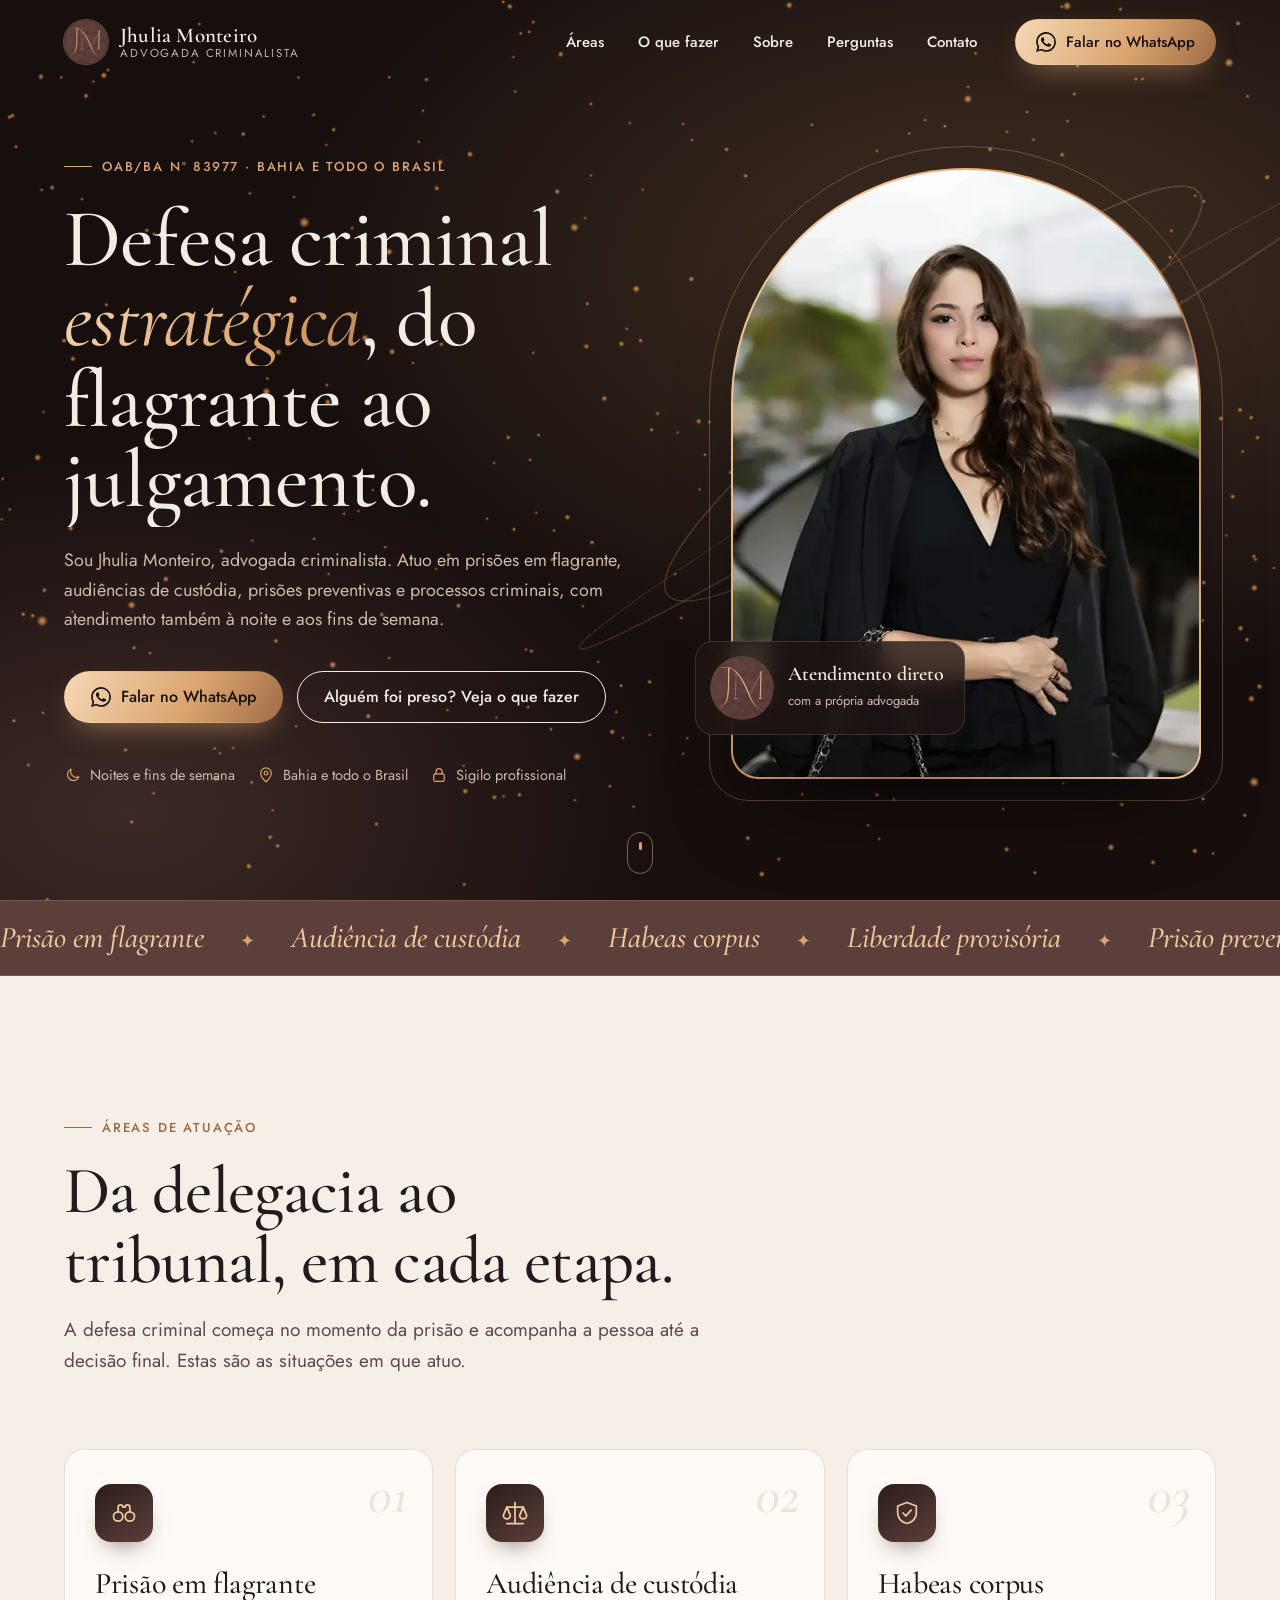
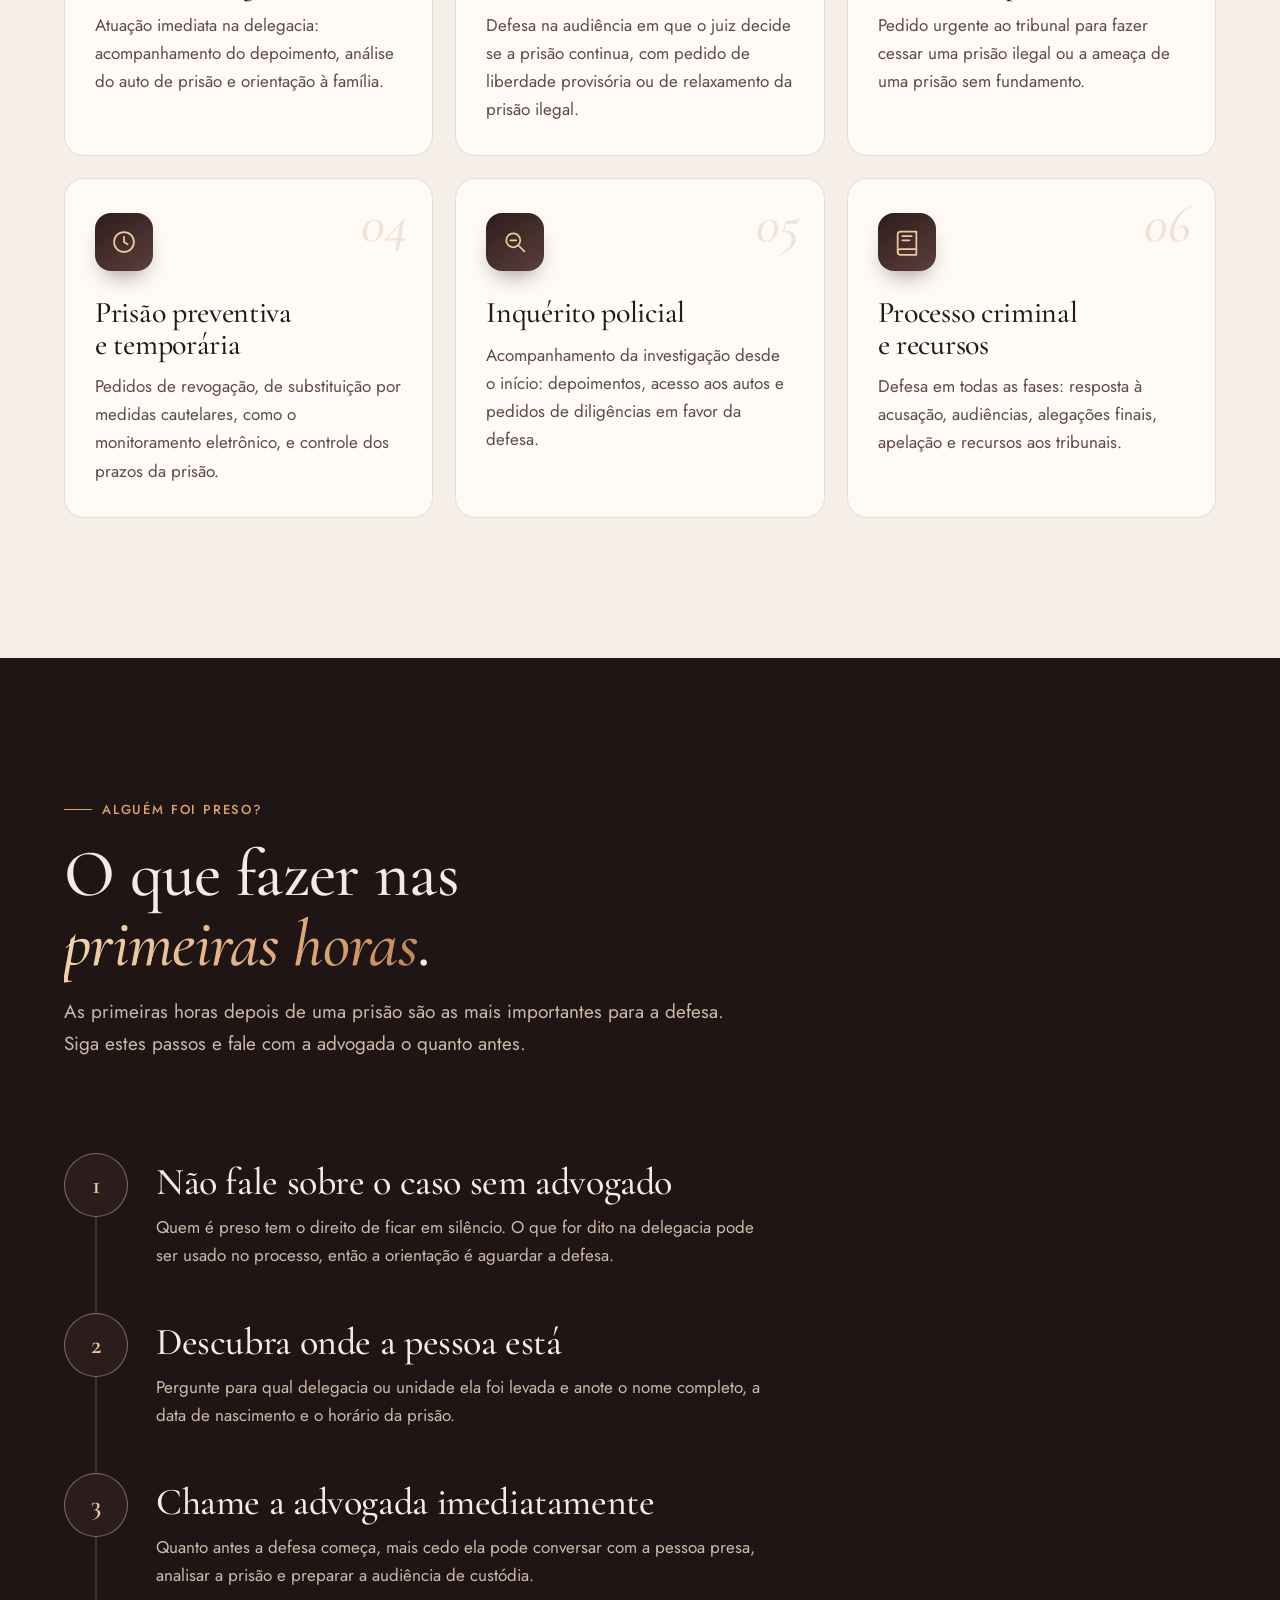
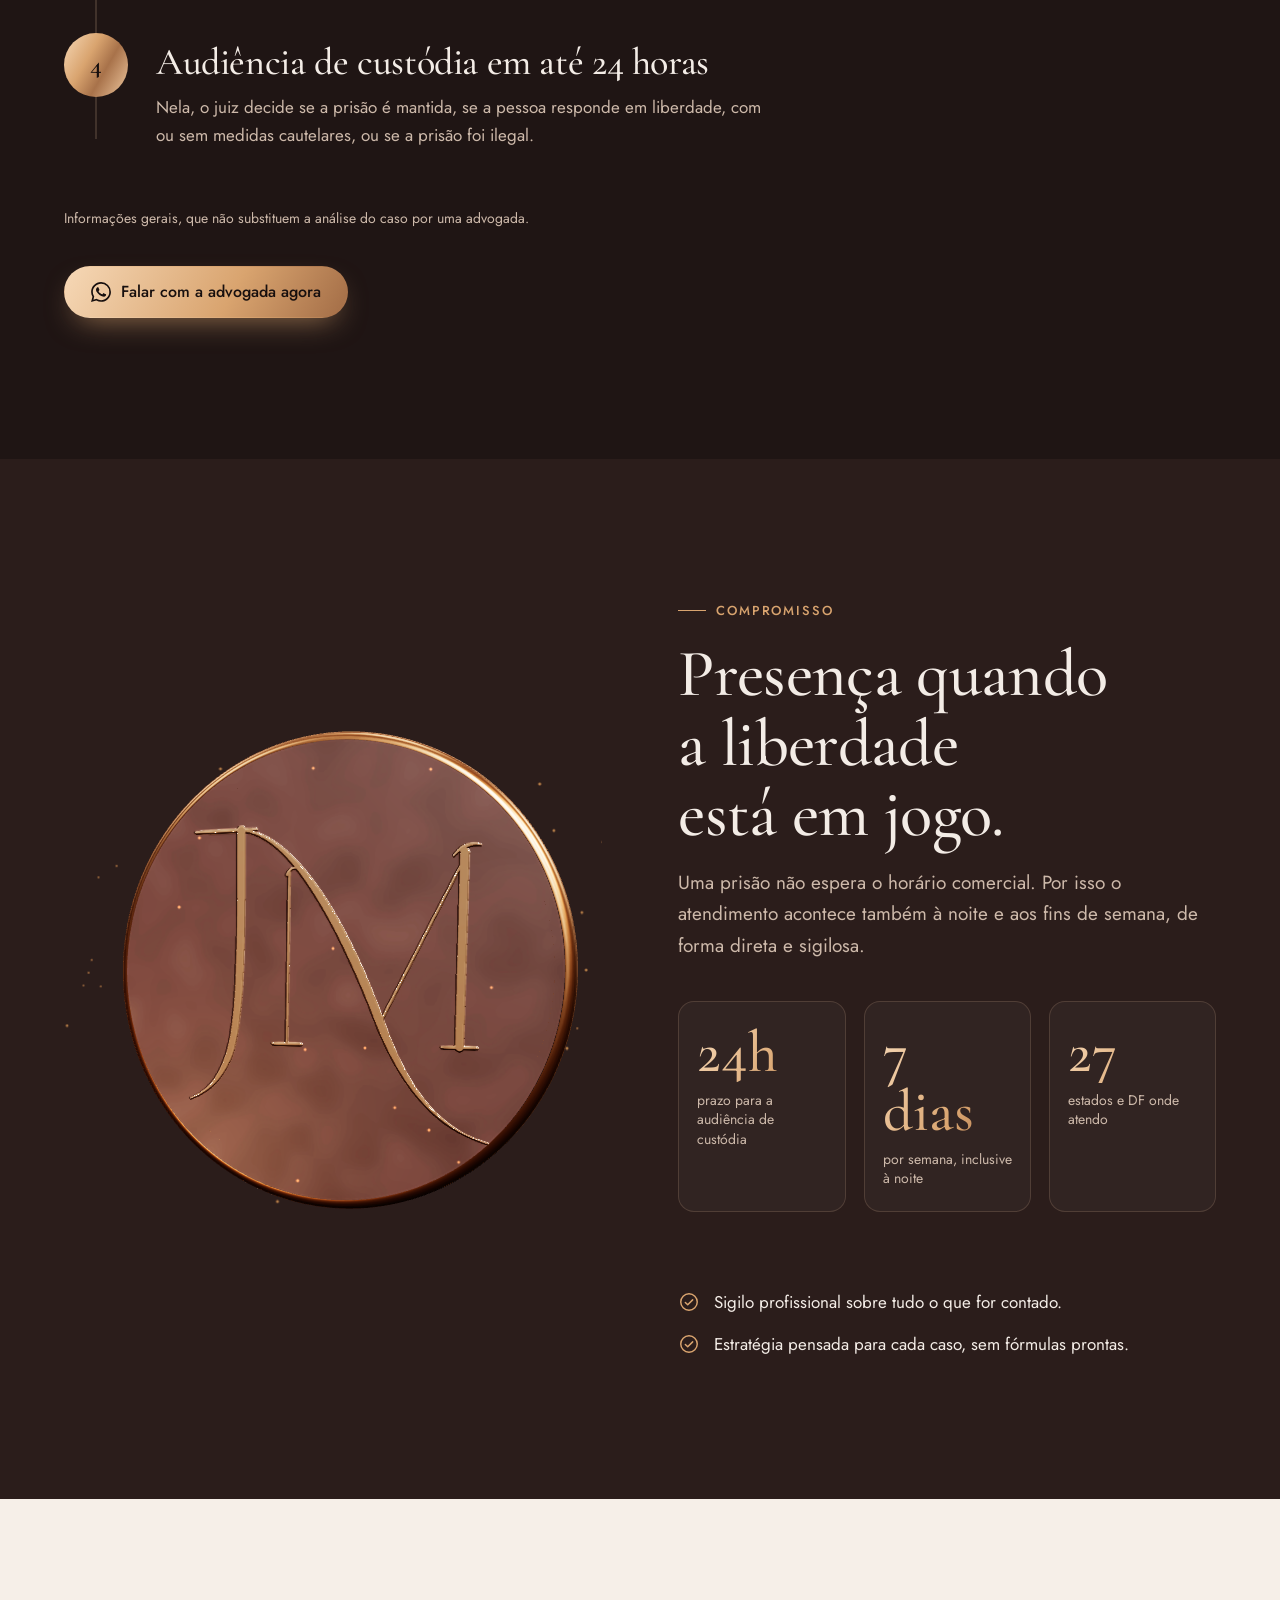
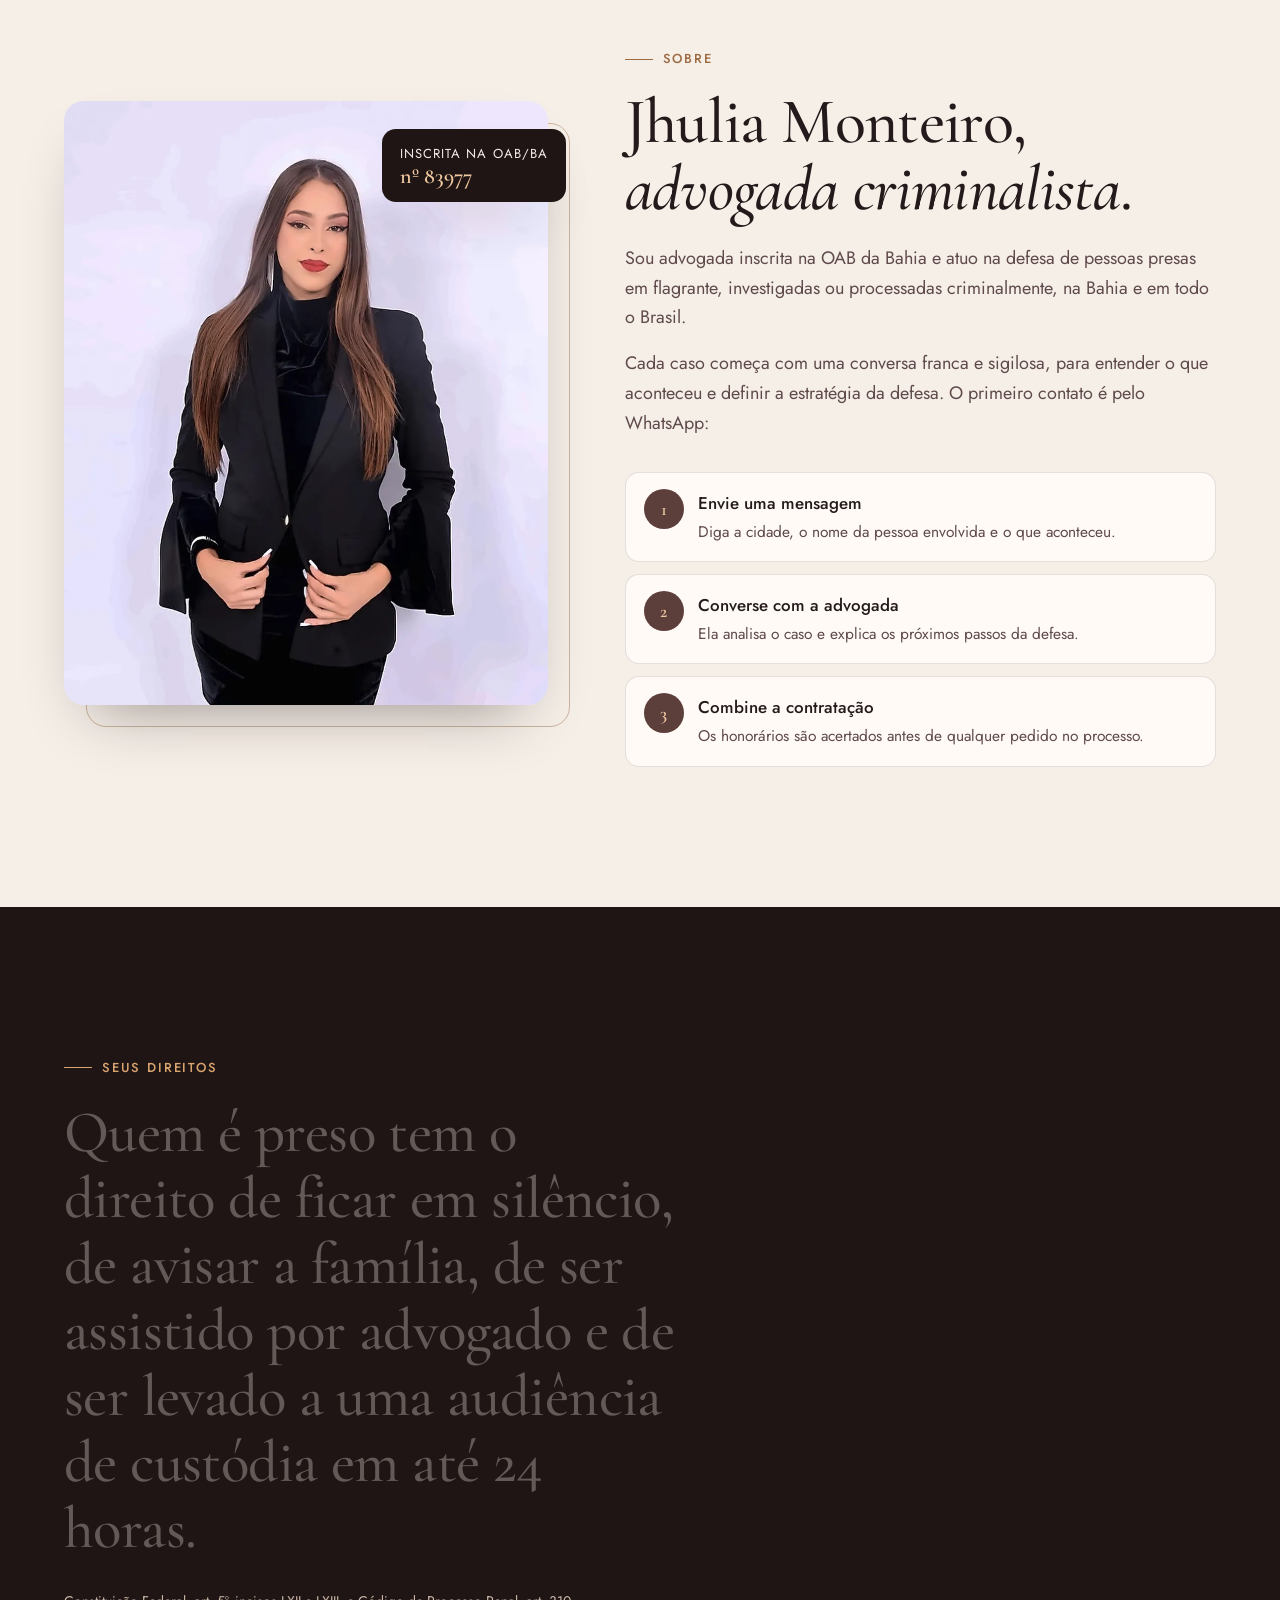
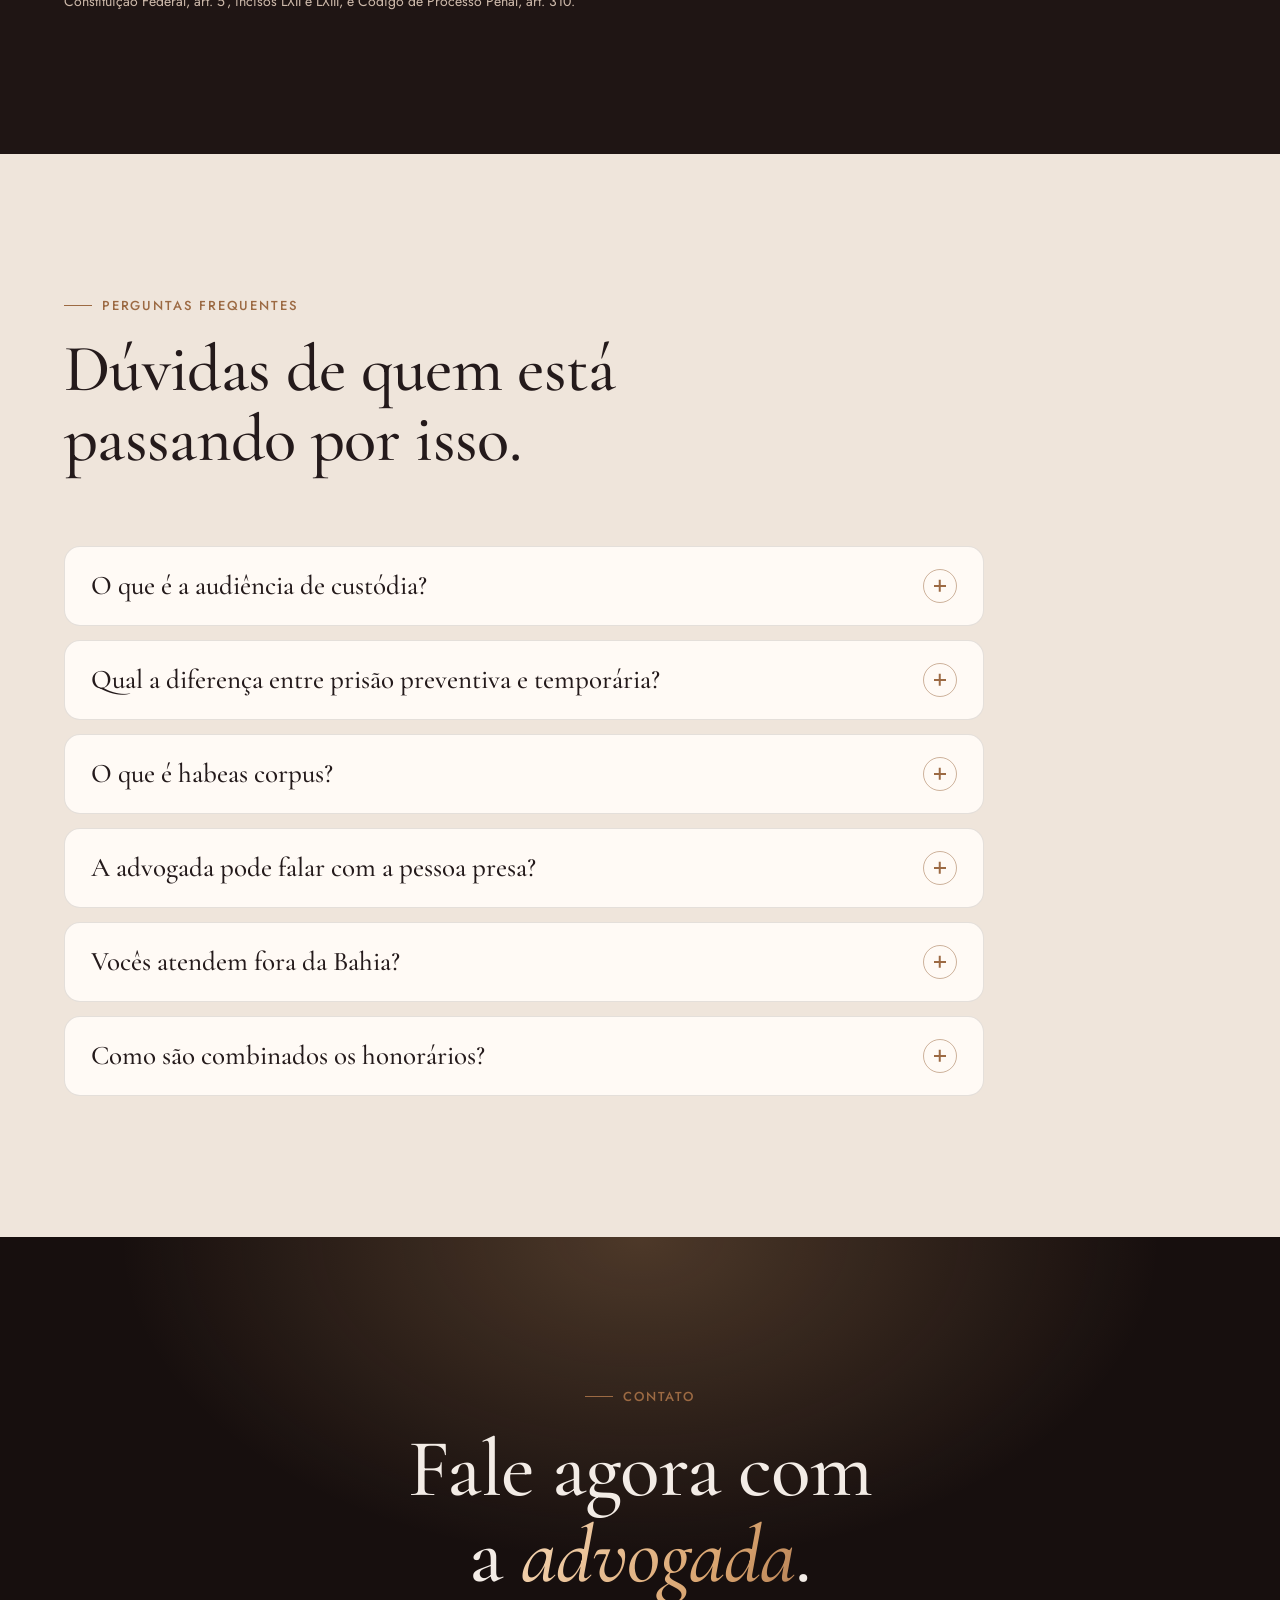
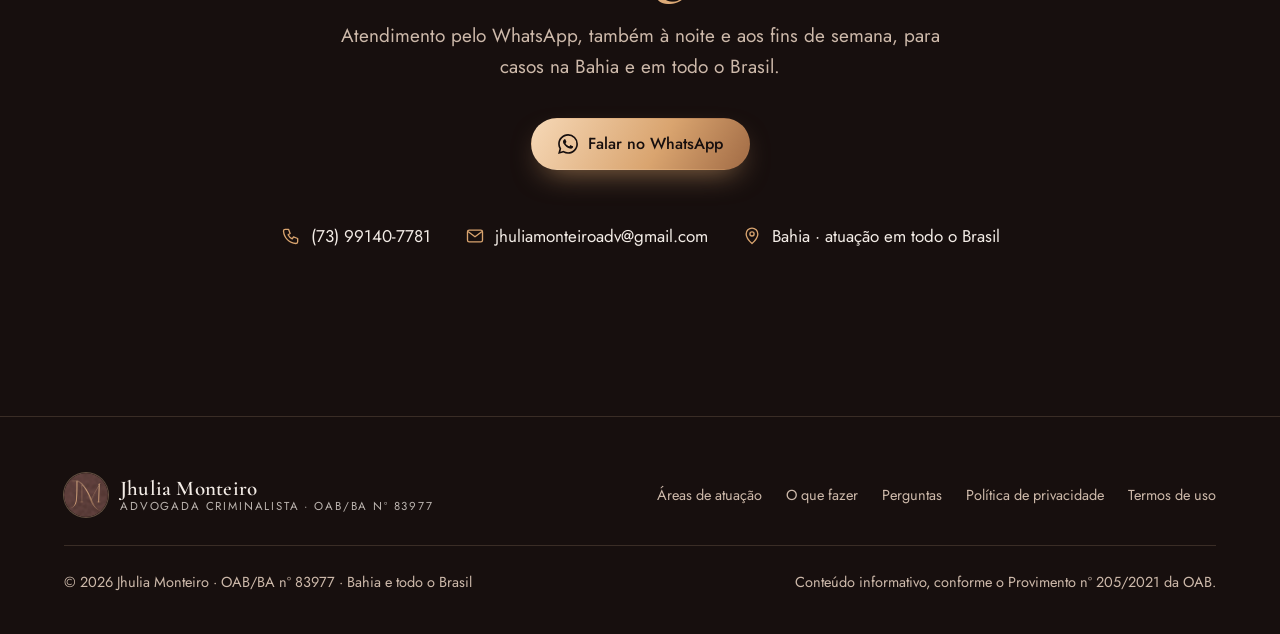
<file: index.html>
<!doctype html>
<html lang="pt-BR" class="sem-js">
<head>
<meta charset="utf-8">
<meta name="viewport" content="width=device-width, initial-scale=1, viewport-fit=cover">
<script>setTimeout(function(){if(document.readyState!=='complete')document.documentElement.classList.add('is-loading')},400)</script>
<script>if(!matchMedia('(prefers-reduced-motion: reduce)').matches){document.documentElement.classList.add('pre');setTimeout(function(){document.documentElement.classList.remove('pre')},2500)}</script>
<link rel="preload" href="assets/img/logo-192.png" as="image">
<script type="application/ld+json">{"@context":"https://schema.org","@type":"Attorney","name":"Jhulia Monteiro","description":"Advogada criminalista: prisão em flagrante, audiência de custódia, habeas corpus, prisão preventiva e processo criminal.","url":"https://vinyciusgestao.github.io/jhulia-monteiro/","image":"https://vinyciusgestao.github.io/jhulia-monteiro/og.jpg","logo":"https://vinyciusgestao.github.io/jhulia-monteiro/assets/img/logo-512.png","telephone":"+55 73 99140-7781","email":"jhuliamonteiroadv@gmail.com","address":{"@type":"PostalAddress","addressRegion":"BA","addressCountry":"BR"},"areaServed":"BR","knowsLanguage":"pt-BR"}</script>
<title>Jhulia Monteiro | Advogada criminalista na Bahia e em todo o Brasil</title>
<meta name="description" content="Defesa criminal em prisão em flagrante, audiência de custódia, habeas corpus, prisão preventiva e processo criminal. Atendimento também à noite e aos fins de semana, pelo WhatsApp.">
<link rel="canonical" href="https://vinyciusgestao.github.io/jhulia-monteiro/">
<meta property="og:type" content="website">
<meta property="og:locale" content="pt_BR">
<meta property="og:site_name" content="Jhulia Monteiro | Advogada Criminalista">
<meta property="og:url" content="https://vinyciusgestao.github.io/jhulia-monteiro/">
<meta property="og:title" content="Jhulia Monteiro | Advogada criminalista na Bahia e em todo o Brasil">
<meta property="og:description" content="Defesa criminal em prisão em flagrante, audiência de custódia, habeas corpus, prisão preventiva e processo criminal. Atendimento também à noite e aos fins de semana, pelo WhatsApp.">
<meta property="og:image" content="https://vinyciusgestao.github.io/jhulia-monteiro/og.jpg">
<meta property="og:image:width" content="1200">
<meta property="og:image:height" content="630">
<meta property="og:image:alt" content="Jhulia Monteiro, advogada criminalista, OAB/BA nº 83977">
<meta name="twitter:card" content="summary_large_image">
<meta name="twitter:image" content="https://vinyciusgestao.github.io/jhulia-monteiro/og.jpg">
<link rel="icon" href="favicon.ico" sizes="48x48">
<link rel="icon" href="favicon-32x32.png" type="image/png" sizes="32x32">
<link rel="apple-touch-icon" href="apple-touch-icon.png">
<link rel="manifest" href="site.webmanifest">
<meta name="theme-color" content="#170f0e">
<link rel="preconnect" href="https://fonts.googleapis.com">
<link rel="preconnect" href="https://fonts.gstatic.com" crossorigin>
<link href="https://fonts.googleapis.com/css2?family=Cormorant+Garamond:ital,wght@0,500;0,600;1,400;1,500&family=Jost:wght@400;500&display=swap" rel="stylesheet">
<link rel="stylesheet" href="assets/css/site.css">
</head>
<body id="topo">
<a class="pular" href="#conteudo">Pular para o conteúdo</a>
<div class="loader" aria-hidden="true"><img src="assets/img/logo-192.png" width="84" height="84" alt=""></div>
<header class="topo">
  <div class="wrap topo__barra">
    <a class="marca" href="#topo"><img src="assets/img/logo-96.png" srcset="assets/img/logo-96.png 1x, assets/img/logo-192.png 2x" width="44" height="44" alt=""><span><strong>Jhulia Monteiro</strong><small>Advogada criminalista</small></span></a>
    <nav class="menu" id="menu" aria-label="Principal">
      <a href="#areas">Áreas</a>
      <a href="#o-que-fazer">O que fazer</a>
      <a href="#sobre">Sobre</a>
      <a href="#perguntas">Perguntas</a>
      <a href="#contato">Contato</a>
    </nav>
    <a class="btn btn--cobre" href="https://wa.me/5573991407781?text=Ol%C3%A1%2C%20Dra.%20Jhulia.%20Preciso%20falar%20sobre%20um%20caso%20criminal." rel="noopener"><svg viewBox="0 0 24 24" aria-hidden="true" fill="currentColor"><path d="M17.472 14.382c-.297-.149-1.758-.867-2.03-.967-.273-.099-.471-.148-.67.15-.197.297-.767.966-.94 1.164-.173.199-.347.223-.644.075-.297-.15-1.255-.463-2.39-1.475-.883-.788-1.48-1.761-1.653-2.059-.173-.297-.018-.458.13-.606.134-.133.298-.347.446-.52.149-.174.198-.298.298-.497.099-.198.05-.371-.025-.52-.075-.149-.669-1.612-.916-2.207-.242-.579-.487-.5-.669-.51-.173-.008-.371-.01-.57-.01-.198 0-.52.074-.792.372-.272.297-1.04 1.016-1.04 2.479 0 1.462 1.065 2.875 1.213 3.074.149.198 2.096 3.2 5.077 4.487.709.306 1.262.489 1.694.625.712.227 1.36.195 1.871.118.571-.085 1.758-.719 2.006-1.413.248-.694.248-1.289.173-1.413-.074-.124-.272-.198-.57-.347m-5.421 7.403h-.004a9.87 9.87 0 01-5.031-1.378l-.361-.214-3.741.982.998-3.648-.235-.374a9.86 9.86 0 01-1.51-5.26c.001-5.45 4.436-9.884 9.888-9.884 2.64 0 5.122 1.03 6.988 2.898a9.825 9.825 0 012.893 6.994c-.003 5.45-4.437 9.884-9.885 9.884m8.413-18.297A11.815 11.815 0 0012.05 0C5.495 0 .16 5.335.157 11.892c0 2.096.547 4.142 1.588 5.945L.057 24l6.305-1.654a11.882 11.882 0 005.683 1.448h.005c6.554 0 11.89-5.335 11.893-11.893a11.821 11.821 0 00-3.48-8.413z"/></svg>Falar no WhatsApp</a>
    <button class="botao-menu" type="button" aria-expanded="false" aria-controls="menu" aria-label="Abrir menu"><span></span><span></span></button>
  </div>
</header>

<main id="conteudo">
  <section class="hero escuro" aria-labelledby="hero-h">
    <div class="hero__fundo" data-3d="poeira"></div>
    <div class="wrap hero__grade">
      <div class="hero__texto">
        <p class="rotulo" data-intro="texto">OAB/BA nº 83977 · Bahia e todo o Brasil</p>
        <h1 id="hero-h" data-intro="titulo"><span class="linha"><span>Defesa criminal</span></span> <span class="linha"><span><em class="ouro">estratégica</em>, do</span></span> <span class="linha"><span>flagrante ao julgamento.</span></span></h1>
        <p class="hero__lead" data-intro="texto">Sou Jhulia Monteiro, advogada criminalista. Atuo em prisões em flagrante, audiências de custódia, prisões preventivas e processos criminais, com atendimento também à noite e aos fins de semana.</p>
        <div class="hero__acoes" data-intro="texto">
          <a class="btn btn--cobre" href="https://wa.me/5573991407781?text=Ol%C3%A1%2C%20Dra.%20Jhulia.%20Preciso%20falar%20sobre%20um%20caso%20criminal." rel="noopener" data-cta-topo><svg viewBox="0 0 24 24" aria-hidden="true" fill="currentColor"><path d="M17.472 14.382c-.297-.149-1.758-.867-2.03-.967-.273-.099-.471-.148-.67.15-.197.297-.767.966-.94 1.164-.173.199-.347.223-.644.075-.297-.15-1.255-.463-2.39-1.475-.883-.788-1.48-1.761-1.653-2.059-.173-.297-.018-.458.13-.606.134-.133.298-.347.446-.52.149-.174.198-.298.298-.497.099-.198.05-.371-.025-.52-.075-.149-.669-1.612-.916-2.207-.242-.579-.487-.5-.669-.51-.173-.008-.371-.01-.57-.01-.198 0-.52.074-.792.372-.272.297-1.04 1.016-1.04 2.479 0 1.462 1.065 2.875 1.213 3.074.149.198 2.096 3.2 5.077 4.487.709.306 1.262.489 1.694.625.712.227 1.36.195 1.871.118.571-.085 1.758-.719 2.006-1.413.248-.694.248-1.289.173-1.413-.074-.124-.272-.198-.57-.347m-5.421 7.403h-.004a9.87 9.87 0 01-5.031-1.378l-.361-.214-3.741.982.998-3.648-.235-.374a9.86 9.86 0 01-1.51-5.26c.001-5.45 4.436-9.884 9.888-9.884 2.64 0 5.122 1.03 6.988 2.898a9.825 9.825 0 012.893 6.994c-.003 5.45-4.437 9.884-9.885 9.884m8.413-18.297A11.815 11.815 0 0012.05 0C5.495 0 .16 5.335.157 11.892c0 2.096.547 4.142 1.588 5.945L.057 24l6.305-1.654a11.882 11.882 0 005.683 1.448h.005c6.554 0 11.89-5.335 11.893-11.893a11.821 11.821 0 00-3.48-8.413z"/></svg>Falar no WhatsApp</a>
          <a class="btn btn--contorno" href="#o-que-fazer">Alguém foi preso? Veja o que fazer</a>
        </div>
        <ul class="hero__selos" data-intro="texto">
          <li><svg viewBox="0 0 24 24" aria-hidden="true" fill="none" stroke="currentColor" stroke-width="1.6" stroke-linecap="round" stroke-linejoin="round"><path d="M20 14.5A8 8 0 0 1 9.5 4a8 8 0 1 0 10.5 10.5z"/></svg>Noites e fins de semana</li>
          <li><svg viewBox="0 0 24 24" aria-hidden="true" fill="none" stroke="currentColor" stroke-width="1.6" stroke-linecap="round" stroke-linejoin="round"><path d="M12 21s-7-6.2-7-11.5A7 7 0 0 1 19 9.5C19 14.8 12 21 12 21z"/><circle cx="12" cy="9.5" r="2.5"/></svg>Bahia e todo o Brasil</li>
          <li><svg viewBox="0 0 24 24" aria-hidden="true" fill="none" stroke="currentColor" stroke-width="1.6" stroke-linecap="round" stroke-linejoin="round"><rect x="5" y="10.5" width="14" height="10" rx="2"/><path d="M8 10.5V7.5a4 4 0 0 1 8 0v3"/></svg>Sigilo profissional</li>
        </ul>
      </div>
      <div class="retrato">
        <span class="retrato__anel" aria-hidden="true"></span>
        <div class="retrato__moldura"><img src="assets/img/retrato-externo-960.webp" srcset="assets/img/retrato-externo-500.webp 500w, assets/img/retrato-externo-960.webp 960w, assets/img/retrato-externo-1400.webp 1400w" sizes="(max-width: 980px) 86vw, 470px" width="1542" height="2000" alt="Retrato de Jhulia Monteiro, advogada criminalista, de blazer preto" fetchpriority="high"></div>
        <div class="retrato__cartao"><img class="medalha-mini" src="assets/img/logo-192.png" width="64" height="64" alt=""><div><strong>Atendimento direto</strong><span>com a própria advogada</span></div></div>
      </div>
    </div>
    <span class="rolar" aria-hidden="true"></span>
  </section>

  <div class="faixa" aria-hidden="true"><div class="faixa__trilho"><div class="faixa__grupo"><span>Prisão em flagrante</span><span>Audiência de custódia</span><span>Habeas corpus</span><span>Liberdade provisória</span><span>Prisão preventiva</span><span>Prisão temporária</span><span>Inquérito policial</span><span>Resposta à acusação</span><span>Recursos criminais</span></div><div class="faixa__grupo"><span>Prisão em flagrante</span><span>Audiência de custódia</span><span>Habeas corpus</span><span>Liberdade provisória</span><span>Prisão preventiva</span><span>Prisão temporária</span><span>Inquérito policial</span><span>Resposta à acusação</span><span>Recursos criminais</span></div></div></div>

  <section class="secao claro" id="areas" aria-labelledby="areas-h">
    <div class="wrap">
      <div class="cabeca" data-revelar>
        <span class="rotulo">Áreas de atuação</span>
        <h2 id="areas-h">Da delegacia ao tribunal, em cada etapa.</h2>
        <p>A defesa criminal começa no momento da prisão e acompanha a pessoa até a decisão final. Estas são as situações em que atuo.</p>
      </div>
      <div class="areas">
        <article class="area" data-revelar>
          <span class="area__num" aria-hidden="true">01</span>
          <div class="area__icone"><svg viewBox="0 0 24 24" aria-hidden="true" fill="none" stroke="currentColor" stroke-width="1.5" stroke-linecap="round" stroke-linejoin="round"><circle cx="7" cy="15" r="4"/><circle cx="17" cy="15" r="4"/><path d="M7 11V7a2 2 0 0 1 4 0M17 11V7a2 2 0 0 0-4 0M11 7h2"/></svg></div>
          <h3>Prisão em flagrante</h3>
          <p>Atuação imediata na delegacia: acompanhamento do depoimento, análise do auto de prisão e orientação à família.</p>
        </article>
        <article class="area" data-revelar>
          <span class="area__num" aria-hidden="true">02</span>
          <div class="area__icone"><svg viewBox="0 0 24 24" aria-hidden="true" fill="none" stroke="currentColor" stroke-width="1.5" stroke-linecap="round" stroke-linejoin="round"><path d="M12 3v18M5 21h14M5 7h14"/><path d="m5 7-3 7a3 3 0 0 0 6 0zM19 7l-3 7a3 3 0 0 0 6 0z"/></svg></div>
          <h3>Audiência de custódia</h3>
          <p>Defesa na audiência em que o juiz decide se a prisão continua, com pedido de liberdade provisória ou de relaxamento da prisão ilegal.</p>
        </article>
        <article class="area" data-revelar>
          <span class="area__num" aria-hidden="true">03</span>
          <div class="area__icone"><svg viewBox="0 0 24 24" aria-hidden="true" fill="none" stroke="currentColor" stroke-width="1.5" stroke-linecap="round" stroke-linejoin="round"><path d="M12 3 4 6v6c0 4.5 3.4 8.3 8 9 4.6-.7 8-4.5 8-9V6z"/><path d="m8.5 12 2.5 2.5 4.5-5"/></svg></div>
          <h3>Habeas corpus</h3>
          <p>Pedido urgente ao tribunal para fazer cessar uma prisão ilegal ou a ameaça de uma prisão sem fundamento.</p>
        </article>
        <article class="area" data-revelar>
          <span class="area__num" aria-hidden="true">04</span>
          <div class="area__icone"><svg viewBox="0 0 24 24" aria-hidden="true" fill="none" stroke="currentColor" stroke-width="1.5" stroke-linecap="round" stroke-linejoin="round"><circle cx="12" cy="12" r="8.5"/><path d="M12 7.5V12l3 2"/></svg></div>
          <h3>Prisão preventiva e temporária</h3>
          <p>Pedidos de revogação, de substituição por medidas cautelares, como o monitoramento eletrônico, e controle dos prazos da prisão.</p>
        </article>
        <article class="area" data-revelar>
          <span class="area__num" aria-hidden="true">05</span>
          <div class="area__icone"><svg viewBox="0 0 24 24" aria-hidden="true" fill="none" stroke="currentColor" stroke-width="1.5" stroke-linecap="round" stroke-linejoin="round"><circle cx="10.5" cy="10.5" r="6"/><path d="m20 20-5-5M8 10.5h5"/></svg></div>
          <h3>Inquérito policial</h3>
          <p>Acompanhamento da investigação desde o início: depoimentos, acesso aos autos e pedidos de diligências em favor da defesa.</p>
        </article>
        <article class="area" data-revelar>
          <span class="area__num" aria-hidden="true">06</span>
          <div class="area__icone"><svg viewBox="0 0 24 24" aria-hidden="true" fill="none" stroke="currentColor" stroke-width="1.5" stroke-linecap="round" stroke-linejoin="round"><path d="M4 5.5A2.5 2.5 0 0 1 6.5 3H20v15H6.5A2.5 2.5 0 0 0 4 20.5z"/><path d="M4 20.5A2.5 2.5 0 0 0 6.5 23H20v-5M8 7h8M8 10.5h6"/></svg></div>
          <h3>Processo criminal e recursos</h3>
          <p>Defesa em todas as fases: resposta à acusação, audiências, alegações finais, apelação e recursos aos tribunais.</p>
        </article>
      </div>
    </div>
  </section>

  <section class="secao escuro" id="o-que-fazer" aria-labelledby="fazer-h">
    <div class="wrap">
      <div class="cabeca" data-revelar>
        <span class="rotulo">Alguém foi preso?</span>
        <h2 id="fazer-h">O que fazer nas <em class="ouro">primeiras horas</em>.</h2>
        <p>As primeiras horas depois de uma prisão são as mais importantes para a defesa. Siga estes passos e fale com a advogada o quanto antes.</p>
      </div>
      <div class="passos">
        <span class="passos__linha" aria-hidden="true"><i></i></span>
        <div class="passo" data-revelar>
          <span class="passo__n">1</span>
          <div><h3>Não fale sobre o caso sem advogado</h3><p>Quem é preso tem o direito de ficar em silêncio. O que for dito na delegacia pode ser usado no processo, então a orientação é aguardar a defesa.</p></div>
        </div>
        <div class="passo" data-revelar>
          <span class="passo__n">2</span>
          <div><h3>Descubra onde a pessoa está</h3><p>Pergunte para qual delegacia ou unidade ela foi levada e anote o nome completo, a data de nascimento e o horário da prisão.</p></div>
        </div>
        <div class="passo" data-revelar>
          <span class="passo__n">3</span>
          <div><h3>Chame a advogada imediatamente</h3><p>Quanto antes a defesa começa, mais cedo ela pode conversar com a pessoa presa, analisar a prisão e preparar a audiência de custódia.</p></div>
        </div>
        <div class="passo passo--destaque" data-revelar>
          <span class="passo__n">4</span>
          <div><h3>Audiência de custódia em até 24 horas</h3><p>Nela, o juiz decide se a prisão é mantida, se a pessoa responde em liberdade, com ou sem medidas cautelares, ou se a prisão foi ilegal.</p></div>
        </div>
      </div>
      <p class="aviso-legal">Informações gerais, que não substituem a análise do caso por uma advogada.</p>
      <div class="hero__acoes"><a class="btn btn--cobre" href="https://wa.me/5573991407781?text=Ol%C3%A1%2C%20Dra.%20Jhulia.%20Preciso%20falar%20sobre%20um%20caso%20criminal." rel="noopener"><svg viewBox="0 0 24 24" aria-hidden="true" fill="currentColor"><path d="M17.472 14.382c-.297-.149-1.758-.867-2.03-.967-.273-.099-.471-.148-.67.15-.197.297-.767.966-.94 1.164-.173.199-.347.223-.644.075-.297-.15-1.255-.463-2.39-1.475-.883-.788-1.48-1.761-1.653-2.059-.173-.297-.018-.458.13-.606.134-.133.298-.347.446-.52.149-.174.198-.298.298-.497.099-.198.05-.371-.025-.52-.075-.149-.669-1.612-.916-2.207-.242-.579-.487-.5-.669-.51-.173-.008-.371-.01-.57-.01-.198 0-.52.074-.792.372-.272.297-1.04 1.016-1.04 2.479 0 1.462 1.065 2.875 1.213 3.074.149.198 2.096 3.2 5.077 4.487.709.306 1.262.489 1.694.625.712.227 1.36.195 1.871.118.571-.085 1.758-.719 2.006-1.413.248-.694.248-1.289.173-1.413-.074-.124-.272-.198-.57-.347m-5.421 7.403h-.004a9.87 9.87 0 01-5.031-1.378l-.361-.214-3.741.982.998-3.648-.235-.374a9.86 9.86 0 01-1.51-5.26c.001-5.45 4.436-9.884 9.888-9.884 2.64 0 5.122 1.03 6.988 2.898a9.825 9.825 0 012.893 6.994c-.003 5.45-4.437 9.884-9.885 9.884m8.413-18.297A11.815 11.815 0 0012.05 0C5.495 0 .16 5.335.157 11.892c0 2.096.547 4.142 1.588 5.945L.057 24l6.305-1.654a11.882 11.882 0 005.683 1.448h.005c6.554 0 11.89-5.335 11.893-11.893a11.821 11.821 0 00-3.48-8.413z"/></svg>Falar com a advogada agora</a></div>
    </div>
  </section>

  <section class="secao escuro" id="compromisso" aria-labelledby="comp-h" style="background: var(--cafe-700)">
    <div class="wrap compromisso">
      <div class="medalha" data-3d="medalha" aria-hidden="true"><img class="medalha__reserva" src="assets/img/logo-512.png" alt=""></div>
      <div>
        <div class="cabeca" data-revelar style="margin-bottom: 0">
          <span class="rotulo">Compromisso</span>
          <h2 id="comp-h">Presença quando a liberdade está em jogo.</h2>
          <p>Uma prisão não espera o horário comercial. Por isso o atendimento acontece também à noite e aos fins de semana, de forma direta e sigilosa.</p>
        </div>
        <div class="numeros">
          <div class="numero" data-revelar><strong class="ouro" data-contar="24" data-sufixo="h">24h</strong><span>prazo para a audiência de custódia</span></div>
          <div class="numero" data-revelar><strong class="ouro" data-contar="7" data-sufixo=" dias">7 dias</strong><span>por semana, inclusive à noite</span></div>
          <div class="numero" data-revelar><strong class="ouro" data-contar="27">27</strong><span>estados e DF onde atendo</span></div>
        </div>
        <ul class="principios">
          <li data-revelar><svg viewBox="0 0 24 24" aria-hidden="true" fill="none" stroke="currentColor" stroke-width="1.6" stroke-linecap="round" stroke-linejoin="round"><circle cx="12" cy="12" r="9"/><path d="m8 12.5 2.6 2.6L16 9.7"/></svg><span>Conversa direta com a advogada, sem intermediários.</span></li>
          <li data-revelar><svg viewBox="0 0 24 24" aria-hidden="true" fill="none" stroke="currentColor" stroke-width="1.6" stroke-linecap="round" stroke-linejoin="round"><circle cx="12" cy="12" r="9"/><path d="m8 12.5 2.6 2.6L16 9.7"/></svg><span>Sigilo profissional sobre tudo o que for contado.</span></li>
          <li data-revelar><svg viewBox="0 0 24 24" aria-hidden="true" fill="none" stroke="currentColor" stroke-width="1.6" stroke-linecap="round" stroke-linejoin="round"><circle cx="12" cy="12" r="9"/><path d="m8 12.5 2.6 2.6L16 9.7"/></svg><span>Estratégia pensada para cada caso, sem fórmulas prontas.</span></li>
        </ul>
      </div>
    </div>
  </section>

  <section class="secao claro" id="sobre" aria-labelledby="sobre-h">
    <div class="wrap sobre">
      <div class="sobre__foto" data-revelar>
        <img src="assets/img/retrato-estudio-960.webp" srcset="assets/img/retrato-estudio-500.webp 500w, assets/img/retrato-estudio-960.webp 960w, assets/img/retrato-estudio-1400.webp 1400w" sizes="(max-width: 980px) 90vw, 44vw" width="1566" height="2000" alt="Jhulia Monteiro de blazer preto, em estúdio" loading="lazy" decoding="async">
        <div class="sobre__selo">Inscrita na OAB/BA<strong>nº 83977</strong></div>
      </div>
      <div class="sobre__texto">
        <span class="rotulo" data-revelar>Sobre</span>
        <h2 id="sobre-h" data-revelar>Jhulia Monteiro, <em>advogada criminalista</em>.</h2>
        <p data-revelar>Sou advogada inscrita na OAB da Bahia e atuo na defesa de pessoas presas em flagrante, investigadas ou processadas criminalmente, na Bahia e em todo o Brasil.</p>
        <p data-revelar>Cada caso começa com uma conversa franca e sigilosa, para entender o que aconteceu e definir a estratégia da defesa. O primeiro contato é pelo WhatsApp:</p>
        <ol class="contato-passos" id="primeiro-contato">
          <li data-revelar><div><strong>Envie uma mensagem</strong><span>Diga a cidade, o nome da pessoa envolvida e o que aconteceu.</span></div></li>
          <li data-revelar><div><strong>Converse com a advogada</strong><span>Ela analisa o caso e explica os próximos passos da defesa.</span></div></li>
          <li data-revelar><div><strong>Combine a contratação</strong><span>Os honorários são acertados antes de qualquer pedido no processo.</span></div></li>
        </ol>
      </div>
    </div>
  </section>

  <section class="secao escuro" id="direitos" aria-labelledby="direitos-h">
    <div class="wrap">
      <span class="rotulo">Seus direitos</span>
      <h2 id="direitos-h" class="frase" style="margin-top: 22px"><span class="p">Quem</span> <span class="p">é</span> <span class="p">preso</span> <span class="p">tem</span> <span class="p">o</span> <span class="p">direito</span> <span class="p">de</span> <span class="p">ficar</span> <span class="p">em</span> <span class="p">silêncio,</span> <span class="p">de</span> <span class="p">avisar</span> <span class="p">a</span> <span class="p">família,</span> <span class="p">de</span> <span class="p">ser</span> <span class="p">assistido</span> <span class="p">por</span> <span class="p">advogado</span> <span class="p">e</span> <span class="p">de</span> <span class="p">ser</span> <span class="p">levado</span> <span class="p">a</span> <span class="p">uma</span> <span class="p ouro-p">audiência</span> <span class="p">de</span> <span class="p ouro-p">custódia</span> <span class="p">em</span> <span class="p">até</span> <span class="p">24</span> <span class="p">horas.</span></h2>
      <p class="frase__fonte">Constituição Federal, art. 5º, incisos LXII e LXIII, e Código de Processo Penal, art. 310.</p>
    </div>
  </section>

  <section class="secao creme2" id="perguntas" aria-labelledby="faq-h">
    <div class="wrap">
      <div class="cabeca" data-revelar>
        <span class="rotulo">Perguntas frequentes</span>
        <h2 id="faq-h">Dúvidas de quem está passando por isso.</h2>
      </div>
      <div class="faq">
        <details data-revelar><summary>O que é a audiência de custódia?<i aria-hidden="true"></i></summary><div class="resposta"><p>É a audiência em que a pessoa presa é apresentada a um juiz em até 24 horas. O juiz verifica se a prisão foi legal e se houve algum abuso, e decide se ela continua presa ou se responde ao processo em liberdade, com ou sem medidas cautelares.</p></div></details>
        <details data-revelar><summary>Qual a diferença entre prisão preventiva e temporária?<i aria-hidden="true"></i></summary><div class="resposta"><p>A prisão temporária só existe durante a investigação e tem prazo: em regra, 5 dias, prorrogáveis por mais 5; em crimes hediondos, 30 dias, prorrogáveis por mais 30.</p><p>A prisão preventiva pode acontecer na investigação ou no processo e não tem prazo fixo, mas o juiz precisa reavaliar a necessidade dela a cada 90 dias.</p></div></details>
        <details data-revelar><summary>O que é habeas corpus?<i aria-hidden="true"></i></summary><div class="resposta"><p>É uma ação urgente para proteger a liberdade de quem está preso ou ameaçado de prisão de forma ilegal. Pode ser levada ao tribunal a qualquer momento, inclusive em plantão.</p></div></details>
        <details data-revelar><summary>A advogada pode falar com a pessoa presa?<i aria-hidden="true"></i></summary><div class="resposta"><p>Sim. A lei garante à advogada o direito de conversar pessoal e reservadamente com o cliente preso, inclusive na delegacia. A visita da família segue as regras de cada unidade prisional.</p></div></details>
        <details data-revelar><summary>Vocês atendem fora da Bahia?<i aria-hidden="true"></i></summary><div class="resposta"><p>Sim. A atuação alcança todo o Brasil. O primeiro contato é pelo WhatsApp e os processos de outros estados são acompanhados nos tribunais de cada região.</p></div></details>
        <details data-revelar><summary>Como são combinados os honorários?<i aria-hidden="true"></i></summary><div class="resposta"><p>Os honorários são combinados na conversa inicial, antes de qualquer pedido no processo, conforme a complexidade do caso e a tabela de honorários da OAB.</p></div></details>
      </div>
    </div>
  </section>

  <section class="secao final" id="contato" aria-labelledby="contato-h">
    <div class="wrap">
      <span class="rotulo" data-revelar>Contato</span>
      <h2 id="contato-h" data-revelar>Fale agora com a <em class="ouro">advogada</em>.</h2>
      <p data-revelar>Atendimento pelo WhatsApp, também à noite e aos fins de semana, para casos na Bahia e em todo o Brasil.</p>
      <div class="hero__acoes" data-revelar><a class="btn btn--cobre" href="https://wa.me/5573991407781?text=Ol%C3%A1%2C%20Dra.%20Jhulia.%20Preciso%20falar%20sobre%20um%20caso%20criminal." rel="noopener"><svg viewBox="0 0 24 24" aria-hidden="true" fill="currentColor"><path d="M17.472 14.382c-.297-.149-1.758-.867-2.03-.967-.273-.099-.471-.148-.67.15-.197.297-.767.966-.94 1.164-.173.199-.347.223-.644.075-.297-.15-1.255-.463-2.39-1.475-.883-.788-1.48-1.761-1.653-2.059-.173-.297-.018-.458.13-.606.134-.133.298-.347.446-.52.149-.174.198-.298.298-.497.099-.198.05-.371-.025-.52-.075-.149-.669-1.612-.916-2.207-.242-.579-.487-.5-.669-.51-.173-.008-.371-.01-.57-.01-.198 0-.52.074-.792.372-.272.297-1.04 1.016-1.04 2.479 0 1.462 1.065 2.875 1.213 3.074.149.198 2.096 3.2 5.077 4.487.709.306 1.262.489 1.694.625.712.227 1.36.195 1.871.118.571-.085 1.758-.719 2.006-1.413.248-.694.248-1.289.173-1.413-.074-.124-.272-.198-.57-.347m-5.421 7.403h-.004a9.87 9.87 0 01-5.031-1.378l-.361-.214-3.741.982.998-3.648-.235-.374a9.86 9.86 0 01-1.51-5.26c.001-5.45 4.436-9.884 9.888-9.884 2.64 0 5.122 1.03 6.988 2.898a9.825 9.825 0 012.893 6.994c-.003 5.45-4.437 9.884-9.885 9.884m8.413-18.297A11.815 11.815 0 0012.05 0C5.495 0 .16 5.335.157 11.892c0 2.096.547 4.142 1.588 5.945L.057 24l6.305-1.654a11.882 11.882 0 005.683 1.448h.005c6.554 0 11.89-5.335 11.893-11.893a11.821 11.821 0 00-3.48-8.413z"/></svg>Falar no WhatsApp</a></div>
      <ul class="contatos" data-revelar>
        <li><a href="https://wa.me/5573991407781?text=Ol%C3%A1%2C%20Dra.%20Jhulia.%20Preciso%20falar%20sobre%20um%20caso%20criminal." rel="noopener"><svg viewBox="0 0 24 24" aria-hidden="true" fill="none" stroke="currentColor" stroke-width="1.6" stroke-linecap="round" stroke-linejoin="round"><path d="M5 4h4l2 5-2.5 1.5a11 11 0 0 0 5 5L15 13l5 2v4a2 2 0 0 1-2 2A16 16 0 0 1 3 6a2 2 0 0 1 2-2"/></svg>(73) 99140-7781</a></li>
        <li><a href="mailto:jhuliamonteiroadv@gmail.com"><svg viewBox="0 0 24 24" aria-hidden="true" fill="none" stroke="currentColor" stroke-width="1.6" stroke-linecap="round" stroke-linejoin="round"><rect x="3" y="5" width="18" height="14" rx="2"/><path d="m4 7 8 6 8-6"/></svg>jhuliamonteiroadv@gmail.com</a></li>
        <li><a href="#sobre"><svg viewBox="0 0 24 24" aria-hidden="true" fill="none" stroke="currentColor" stroke-width="1.6" stroke-linecap="round" stroke-linejoin="round"><path d="M12 21s-7-6.2-7-11.5A7 7 0 0 1 19 9.5C19 14.8 12 21 12 21z"/><circle cx="12" cy="9.5" r="2.5"/></svg>Bahia · atuação em todo o Brasil</a></li>
      </ul>
    </div>
  </section>
</main>

<footer class="rodape">
  <div class="wrap">
    <div class="rodape__grade">
      <a class="marca" href="#topo"><img src="assets/img/logo-96.png" srcset="assets/img/logo-96.png 1x, assets/img/logo-192.png 2x" width="44" height="44" alt=""><span><strong>Jhulia Monteiro</strong><small>Advogada criminalista · OAB/BA nº 83977</small></span></a>
      <nav aria-label="Rodapé">
        <a href="#areas">Áreas de atuação</a>
        <a href="#o-que-fazer">O que fazer</a>
        <a href="#perguntas">Perguntas</a>
        <a href="privacidade.html">Política de privacidade</a>
        <a href="termos.html">Termos de uso</a>
        <button type="button" class="link-botao" data-cookies-abrir hidden>Preferências de cookies</button>
      </nav>
    </div>
    <div class="rodape__base">
      <span>© 2026 Jhulia Monteiro · OAB/BA nº 83977 · Bahia e todo o Brasil</span>
      <span>Conteúdo informativo, conforme o Provimento nº 205/2021 da OAB.</span>
    </div>
  </div>
</footer>

<a class="whats-fixo" href="https://wa.me/5573991407781?text=Ol%C3%A1%2C%20Dra.%20Jhulia.%20Preciso%20falar%20sobre%20um%20caso%20criminal." rel="noopener" aria-label="Falar no WhatsApp"><svg viewBox="0 0 24 24" aria-hidden="true" fill="currentColor"><path d="M17.472 14.382c-.297-.149-1.758-.867-2.03-.967-.273-.099-.471-.148-.67.15-.197.297-.767.966-.94 1.164-.173.199-.347.223-.644.075-.297-.15-1.255-.463-2.39-1.475-.883-.788-1.48-1.761-1.653-2.059-.173-.297-.018-.458.13-.606.134-.133.298-.347.446-.52.149-.174.198-.298.298-.497.099-.198.05-.371-.025-.52-.075-.149-.669-1.612-.916-2.207-.242-.579-.487-.5-.669-.51-.173-.008-.371-.01-.57-.01-.198 0-.52.074-.792.372-.272.297-1.04 1.016-1.04 2.479 0 1.462 1.065 2.875 1.213 3.074.149.198 2.096 3.2 5.077 4.487.709.306 1.262.489 1.694.625.712.227 1.36.195 1.871.118.571-.085 1.758-.719 2.006-1.413.248-.694.248-1.289.173-1.413-.074-.124-.272-.198-.57-.347m-5.421 7.403h-.004a9.87 9.87 0 01-5.031-1.378l-.361-.214-3.741.982.998-3.648-.235-.374a9.86 9.86 0 01-1.51-5.26c.001-5.45 4.436-9.884 9.888-9.884 2.64 0 5.122 1.03 6.988 2.898a9.825 9.825 0 012.893 6.994c-.003 5.45-4.437 9.884-9.885 9.884m8.413-18.297A11.815 11.815 0 0012.05 0C5.495 0 .16 5.335.157 11.892c0 2.096.547 4.142 1.588 5.945L.057 24l6.305-1.654a11.882 11.882 0 005.683 1.448h.005c6.554 0 11.89-5.335 11.893-11.893a11.821 11.821 0 00-3.48-8.413z"/></svg></a>
<div class="barra-whats"><a class="btn btn--whats" href="https://wa.me/5573991407781?text=Ol%C3%A1%2C%20Dra.%20Jhulia.%20Preciso%20falar%20sobre%20um%20caso%20criminal." rel="noopener"><svg viewBox="0 0 24 24" aria-hidden="true" fill="currentColor"><path d="M17.472 14.382c-.297-.149-1.758-.867-2.03-.967-.273-.099-.471-.148-.67.15-.197.297-.767.966-.94 1.164-.173.199-.347.223-.644.075-.297-.15-1.255-.463-2.39-1.475-.883-.788-1.48-1.761-1.653-2.059-.173-.297-.018-.458.13-.606.134-.133.298-.347.446-.52.149-.174.198-.298.298-.497.099-.198.05-.371-.025-.52-.075-.149-.669-1.612-.916-2.207-.242-.579-.487-.5-.669-.51-.173-.008-.371-.01-.57-.01-.198 0-.52.074-.792.372-.272.297-1.04 1.016-1.04 2.479 0 1.462 1.065 2.875 1.213 3.074.149.198 2.096 3.2 5.077 4.487.709.306 1.262.489 1.694.625.712.227 1.36.195 1.871.118.571-.085 1.758-.719 2.006-1.413.248-.694.248-1.289.173-1.413-.074-.124-.272-.198-.57-.347m-5.421 7.403h-.004a9.87 9.87 0 01-5.031-1.378l-.361-.214-3.741.982.998-3.648-.235-.374a9.86 9.86 0 01-1.51-5.26c.001-5.45 4.436-9.884 9.888-9.884 2.64 0 5.122 1.03 6.988 2.898a9.825 9.825 0 012.893 6.994c-.003 5.45-4.437 9.884-9.885 9.884m8.413-18.297A11.815 11.815 0 0012.05 0C5.495 0 .16 5.335.157 11.892c0 2.096.547 4.142 1.588 5.945L.057 24l6.305-1.654a11.882 11.882 0 005.683 1.448h.005c6.554 0 11.89-5.335 11.893-11.893a11.821 11.821 0 00-3.48-8.413z"/></svg>Falar no WhatsApp</a></div>

<div class="cookies" role="region" aria-label="Aviso de cookies" data-cookies hidden>
  <p>Este site pode usar cookies de análise para entender como ele é visitado, nunca para propaganda. Veja a <a href="privacidade.html">Política de privacidade</a>.</p>
  <div class="cookies__acoes">
    <button class="btn btn--contorno" type="button" data-cookies-escolha="aceito">Aceitar cookies</button>
    <button class="btn btn--contorno" type="button" data-cookies-escolha="recusado">Recusar</button>
  </div>
</div>

<script src="assets/vendor/gsap.min.js" defer></script>
<script src="assets/vendor/ScrollTrigger.min.js" defer></script>
<script type="importmap">{ "imports": { "three": "./assets/vendor/three.module.min.js" } }</script>
<script type="module" src="assets/js/main.js"></script>
<script type="module" src="assets/js/cookies.js"></script>
</body>
</html>
</file>
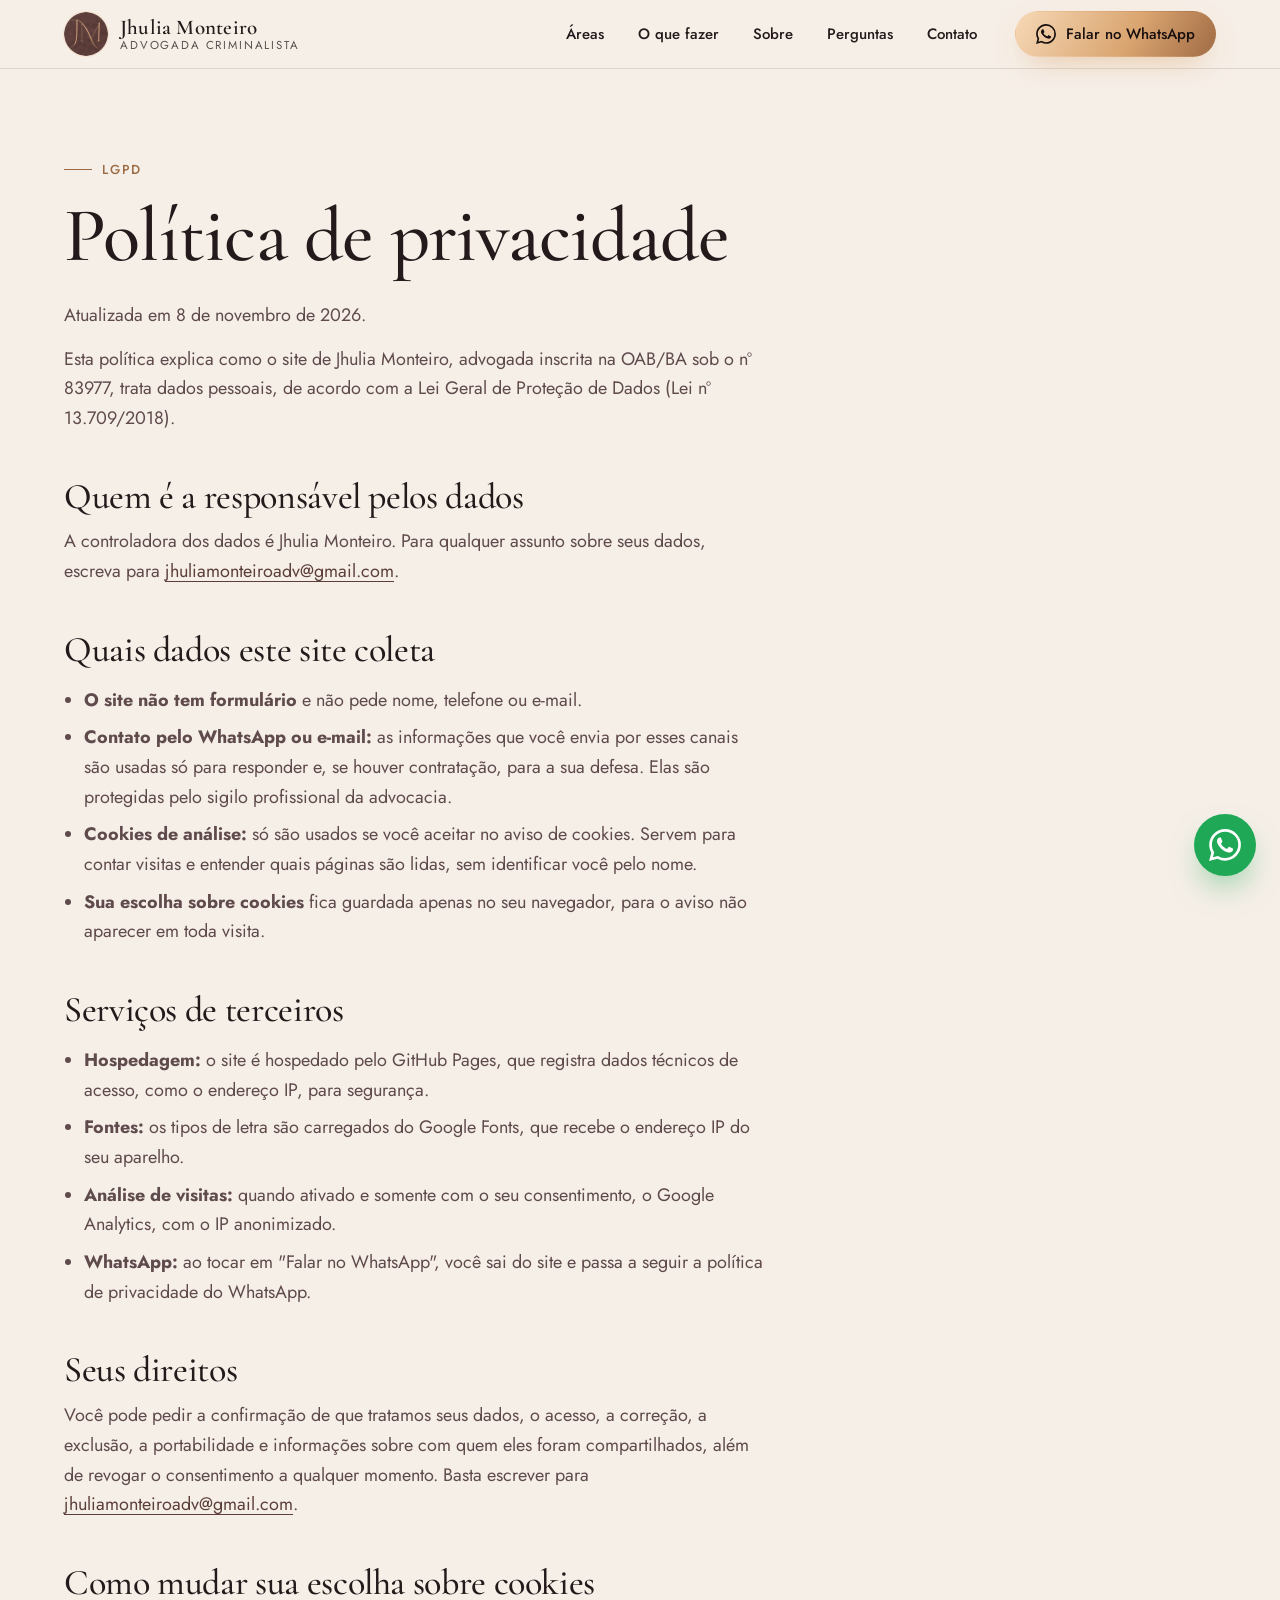
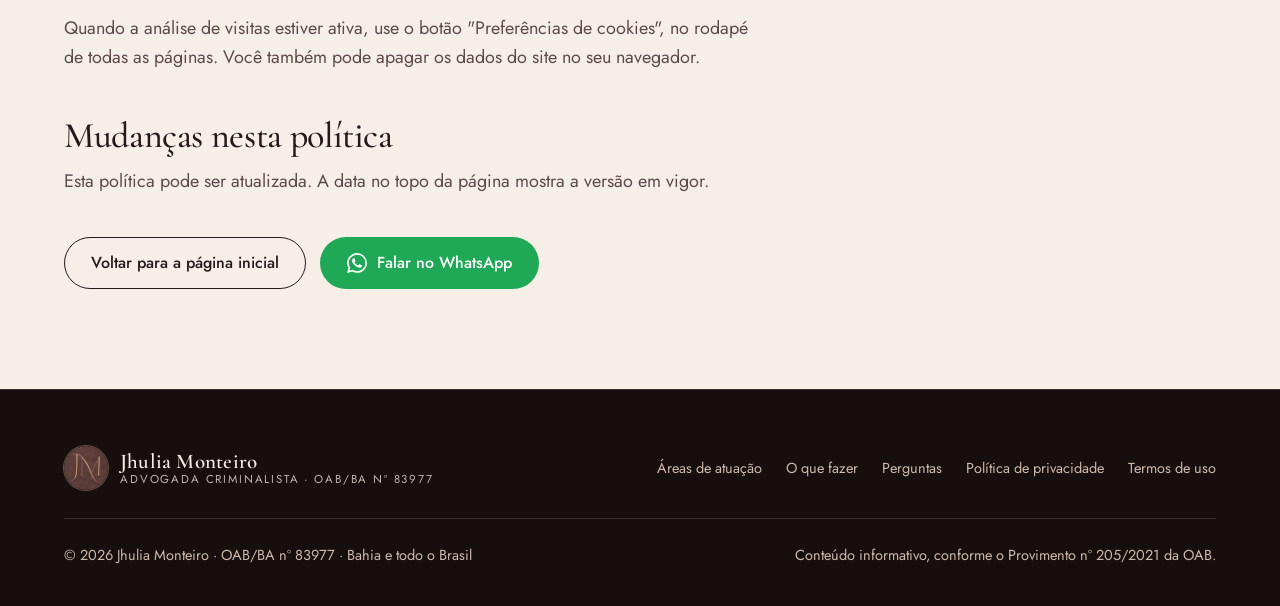
<file: privacidade.html>
<!doctype html>
<html lang="pt-BR" class="sem-js">
<head>
<meta charset="utf-8">
<meta name="viewport" content="width=device-width, initial-scale=1, viewport-fit=cover">
<script>setTimeout(function(){if(document.readyState!=='complete')document.documentElement.classList.add('is-loading')},400)</script>
<script>if(!matchMedia('(prefers-reduced-motion: reduce)').matches){document.documentElement.classList.add('pre');setTimeout(function(){document.documentElement.classList.remove('pre')},2500)}</script>
<link rel="preload" href="assets/img/logo-192.png" as="image">
<title>Política de privacidade | Jhulia Monteiro, advogada criminalista</title>
<meta name="description" content="Como o site de Jhulia Monteiro trata dados pessoais e cookies, conforme a Lei Geral de Proteção de Dados (LGPD).">
<link rel="canonical" href="https://vinyciusgestao.github.io/jhulia-monteiro/privacidade.html">
<meta property="og:type" content="website">
<meta property="og:locale" content="pt_BR">
<meta property="og:site_name" content="Jhulia Monteiro | Advogada Criminalista">
<meta property="og:url" content="https://vinyciusgestao.github.io/jhulia-monteiro/privacidade.html">
<meta property="og:title" content="Política de privacidade | Jhulia Monteiro, advogada criminalista">
<meta property="og:description" content="Como o site de Jhulia Monteiro trata dados pessoais e cookies, conforme a Lei Geral de Proteção de Dados (LGPD).">
<meta property="og:image" content="https://vinyciusgestao.github.io/jhulia-monteiro/og.jpg">
<meta property="og:image:width" content="1200">
<meta property="og:image:height" content="630">
<meta property="og:image:alt" content="Jhulia Monteiro, advogada criminalista, OAB/BA nº 83977">
<meta name="twitter:card" content="summary_large_image">
<meta name="twitter:image" content="https://vinyciusgestao.github.io/jhulia-monteiro/og.jpg">
<link rel="icon" href="favicon.ico" sizes="48x48">
<link rel="icon" href="favicon-32x32.png" type="image/png" sizes="32x32">
<link rel="apple-touch-icon" href="apple-touch-icon.png">
<link rel="manifest" href="site.webmanifest">
<meta name="theme-color" content="#170f0e">
<link rel="preconnect" href="https://fonts.googleapis.com">
<link rel="preconnect" href="https://fonts.gstatic.com" crossorigin>
<link href="https://fonts.googleapis.com/css2?family=Cormorant+Garamond:ital,wght@0,500;0,600;1,400;1,500&family=Jost:wght@400;500&display=swap" rel="stylesheet">
<link rel="stylesheet" href="assets/css/site.css">
</head>
<body id="topo">
<a class="pular" href="#conteudo">Pular para o conteúdo</a>
<div class="loader" aria-hidden="true"><img src="assets/img/logo-192.png" width="84" height="84" alt=""></div>
<header class="topo topo--solido rolou">
  <div class="wrap topo__barra">
    <a class="marca" href="index.html"><img src="assets/img/logo-96.png" srcset="assets/img/logo-96.png 1x, assets/img/logo-192.png 2x" width="44" height="44" alt=""><span><strong>Jhulia Monteiro</strong><small>Advogada criminalista</small></span></a>
    <nav class="menu" id="menu" aria-label="Principal">
      <a href="index.html#areas">Áreas</a>
      <a href="index.html#o-que-fazer">O que fazer</a>
      <a href="index.html#sobre">Sobre</a>
      <a href="index.html#perguntas">Perguntas</a>
      <a href="index.html#contato">Contato</a>
    </nav>
    <a class="btn btn--cobre" href="https://wa.me/5573991407781?text=Ol%C3%A1%2C%20Dra.%20Jhulia.%20Preciso%20falar%20sobre%20um%20caso%20criminal." rel="noopener"><svg viewBox="0 0 24 24" aria-hidden="true" fill="currentColor"><path d="M17.472 14.382c-.297-.149-1.758-.867-2.03-.967-.273-.099-.471-.148-.67.15-.197.297-.767.966-.94 1.164-.173.199-.347.223-.644.075-.297-.15-1.255-.463-2.39-1.475-.883-.788-1.48-1.761-1.653-2.059-.173-.297-.018-.458.13-.606.134-.133.298-.347.446-.52.149-.174.198-.298.298-.497.099-.198.05-.371-.025-.52-.075-.149-.669-1.612-.916-2.207-.242-.579-.487-.5-.669-.51-.173-.008-.371-.01-.57-.01-.198 0-.52.074-.792.372-.272.297-1.04 1.016-1.04 2.479 0 1.462 1.065 2.875 1.213 3.074.149.198 2.096 3.2 5.077 4.487.709.306 1.262.489 1.694.625.712.227 1.36.195 1.871.118.571-.085 1.758-.719 2.006-1.413.248-.694.248-1.289.173-1.413-.074-.124-.272-.198-.57-.347m-5.421 7.403h-.004a9.87 9.87 0 01-5.031-1.378l-.361-.214-3.741.982.998-3.648-.235-.374a9.86 9.86 0 01-1.51-5.26c.001-5.45 4.436-9.884 9.888-9.884 2.64 0 5.122 1.03 6.988 2.898a9.825 9.825 0 012.893 6.994c-.003 5.45-4.437 9.884-9.885 9.884m8.413-18.297A11.815 11.815 0 0012.05 0C5.495 0 .16 5.335.157 11.892c0 2.096.547 4.142 1.588 5.945L.057 24l6.305-1.654a11.882 11.882 0 005.683 1.448h.005c6.554 0 11.89-5.335 11.893-11.893a11.821 11.821 0 00-3.48-8.413z"/></svg>Falar no WhatsApp</a>
    <button class="botao-menu" type="button" aria-expanded="false" aria-controls="menu" aria-label="Abrir menu"><span></span><span></span></button>
  </div>
</header>

<main id="conteudo">
  <section class="pagina claro" aria-labelledby="pagina-h">
    <div class="wrap">
      <span class="rotulo">LGPD</span>
      <h1 id="pagina-h">Política de privacidade</h1>
      <div class="texto">
        <p class="atualizado">Atualizada em 8 de novembro de 2026.</p>
        <p>Esta política explica como o site de Jhulia Monteiro, advogada inscrita na OAB/BA sob o nº 83977, trata dados pessoais, de acordo com a Lei Geral de Proteção de Dados (Lei nº 13.709/2018).</p>
        <h2>Quem é a responsável pelos dados</h2>
        <p>A controladora dos dados é Jhulia Monteiro. Para qualquer assunto sobre seus dados, escreva para <a href="mailto:jhuliamonteiroadv@gmail.com">jhuliamonteiroadv@gmail.com</a>.</p>
        <h2>Quais dados este site coleta</h2>
        <ul>
          <li><strong>O site não tem formulário</strong> e não pede nome, telefone ou e-mail.</li>
          <li><strong>Contato pelo WhatsApp ou e-mail:</strong> as informações que você envia por esses canais são usadas só para responder e, se houver contratação, para a sua defesa. Elas são protegidas pelo sigilo profissional da advocacia.</li>
          <li><strong>Cookies de análise:</strong> só são usados se você aceitar no aviso de cookies. Servem para contar visitas e entender quais páginas são lidas, sem identificar você pelo nome.</li>
          <li><strong>Sua escolha sobre cookies</strong> fica guardada apenas no seu navegador, para o aviso não aparecer em toda visita.</li>
        </ul>
        <h2>Serviços de terceiros</h2>
        <ul>
          <li><strong>Hospedagem:</strong> o site é hospedado pelo GitHub Pages, que registra dados técnicos de acesso, como o endereço IP, para segurança.</li>
          <li><strong>Fontes:</strong> os tipos de letra são carregados do Google Fonts, que recebe o endereço IP do seu aparelho.</li>
          <li><strong>Análise de visitas:</strong> quando ativado e somente com o seu consentimento, o Google Analytics, com o IP anonimizado.</li>
          <li><strong>WhatsApp:</strong> ao tocar em "Falar no WhatsApp", você sai do site e passa a seguir a política de privacidade do WhatsApp.</li>
        </ul>
        <h2>Seus direitos</h2>
        <p>Você pode pedir a confirmação de que tratamos seus dados, o acesso, a correção, a exclusão, a portabilidade e informações sobre com quem eles foram compartilhados, além de revogar o consentimento a qualquer momento. Basta escrever para <a href="mailto:jhuliamonteiroadv@gmail.com">jhuliamonteiroadv@gmail.com</a>.</p>
        <h2>Como mudar sua escolha sobre cookies</h2>
        <p>Quando a análise de visitas estiver ativa, use o botão "Preferências de cookies", no rodapé de todas as páginas. Você também pode apagar os dados do site no seu navegador.</p>
        <h2>Mudanças nesta política</h2>
        <p>Esta política pode ser atualizada. A data no topo da página mostra a versão em vigor.</p>
      </div>
      <div class="hero__acoes"><a class="btn btn--contorno" href="index.html">Voltar para a página inicial</a><a class="btn btn--whats" href="https://wa.me/5573991407781?text=Ol%C3%A1%2C%20Dra.%20Jhulia.%20Preciso%20falar%20sobre%20um%20caso%20criminal." rel="noopener"><svg viewBox="0 0 24 24" aria-hidden="true" fill="currentColor"><path d="M17.472 14.382c-.297-.149-1.758-.867-2.03-.967-.273-.099-.471-.148-.67.15-.197.297-.767.966-.94 1.164-.173.199-.347.223-.644.075-.297-.15-1.255-.463-2.39-1.475-.883-.788-1.48-1.761-1.653-2.059-.173-.297-.018-.458.13-.606.134-.133.298-.347.446-.52.149-.174.198-.298.298-.497.099-.198.05-.371-.025-.52-.075-.149-.669-1.612-.916-2.207-.242-.579-.487-.5-.669-.51-.173-.008-.371-.01-.57-.01-.198 0-.52.074-.792.372-.272.297-1.04 1.016-1.04 2.479 0 1.462 1.065 2.875 1.213 3.074.149.198 2.096 3.2 5.077 4.487.709.306 1.262.489 1.694.625.712.227 1.36.195 1.871.118.571-.085 1.758-.719 2.006-1.413.248-.694.248-1.289.173-1.413-.074-.124-.272-.198-.57-.347m-5.421 7.403h-.004a9.87 9.87 0 01-5.031-1.378l-.361-.214-3.741.982.998-3.648-.235-.374a9.86 9.86 0 01-1.51-5.26c.001-5.45 4.436-9.884 9.888-9.884 2.64 0 5.122 1.03 6.988 2.898a9.825 9.825 0 012.893 6.994c-.003 5.45-4.437 9.884-9.885 9.884m8.413-18.297A11.815 11.815 0 0012.05 0C5.495 0 .16 5.335.157 11.892c0 2.096.547 4.142 1.588 5.945L.057 24l6.305-1.654a11.882 11.882 0 005.683 1.448h.005c6.554 0 11.89-5.335 11.893-11.893a11.821 11.821 0 00-3.48-8.413z"/></svg>Falar no WhatsApp</a></div>
    </div>
  </section>
</main>

<footer class="rodape">
  <div class="wrap">
    <div class="rodape__grade">
      <a class="marca" href="index.html"><img src="assets/img/logo-96.png" srcset="assets/img/logo-96.png 1x, assets/img/logo-192.png 2x" width="44" height="44" alt=""><span><strong>Jhulia Monteiro</strong><small>Advogada criminalista · OAB/BA nº 83977</small></span></a>
      <nav aria-label="Rodapé">
        <a href="index.html#areas">Áreas de atuação</a>
        <a href="index.html#o-que-fazer">O que fazer</a>
        <a href="index.html#perguntas">Perguntas</a>
        <a href="privacidade.html">Política de privacidade</a>
        <a href="termos.html">Termos de uso</a>
        <button type="button" class="link-botao" data-cookies-abrir hidden>Preferências de cookies</button>
      </nav>
    </div>
    <div class="rodape__base">
      <span>© 2026 Jhulia Monteiro · OAB/BA nº 83977 · Bahia e todo o Brasil</span>
      <span>Conteúdo informativo, conforme o Provimento nº 205/2021 da OAB.</span>
    </div>
  </div>
</footer>

<a class="whats-fixo" href="https://wa.me/5573991407781?text=Ol%C3%A1%2C%20Dra.%20Jhulia.%20Preciso%20falar%20sobre%20um%20caso%20criminal." rel="noopener" aria-label="Falar no WhatsApp"><svg viewBox="0 0 24 24" aria-hidden="true" fill="currentColor"><path d="M17.472 14.382c-.297-.149-1.758-.867-2.03-.967-.273-.099-.471-.148-.67.15-.197.297-.767.966-.94 1.164-.173.199-.347.223-.644.075-.297-.15-1.255-.463-2.39-1.475-.883-.788-1.48-1.761-1.653-2.059-.173-.297-.018-.458.13-.606.134-.133.298-.347.446-.52.149-.174.198-.298.298-.497.099-.198.05-.371-.025-.52-.075-.149-.669-1.612-.916-2.207-.242-.579-.487-.5-.669-.51-.173-.008-.371-.01-.57-.01-.198 0-.52.074-.792.372-.272.297-1.04 1.016-1.04 2.479 0 1.462 1.065 2.875 1.213 3.074.149.198 2.096 3.2 5.077 4.487.709.306 1.262.489 1.694.625.712.227 1.36.195 1.871.118.571-.085 1.758-.719 2.006-1.413.248-.694.248-1.289.173-1.413-.074-.124-.272-.198-.57-.347m-5.421 7.403h-.004a9.87 9.87 0 01-5.031-1.378l-.361-.214-3.741.982.998-3.648-.235-.374a9.86 9.86 0 01-1.51-5.26c.001-5.45 4.436-9.884 9.888-9.884 2.64 0 5.122 1.03 6.988 2.898a9.825 9.825 0 012.893 6.994c-.003 5.45-4.437 9.884-9.885 9.884m8.413-18.297A11.815 11.815 0 0012.05 0C5.495 0 .16 5.335.157 11.892c0 2.096.547 4.142 1.588 5.945L.057 24l6.305-1.654a11.882 11.882 0 005.683 1.448h.005c6.554 0 11.89-5.335 11.893-11.893a11.821 11.821 0 00-3.48-8.413z"/></svg></a>
<div class="barra-whats"><a class="btn btn--whats" href="https://wa.me/5573991407781?text=Ol%C3%A1%2C%20Dra.%20Jhulia.%20Preciso%20falar%20sobre%20um%20caso%20criminal." rel="noopener"><svg viewBox="0 0 24 24" aria-hidden="true" fill="currentColor"><path d="M17.472 14.382c-.297-.149-1.758-.867-2.03-.967-.273-.099-.471-.148-.67.15-.197.297-.767.966-.94 1.164-.173.199-.347.223-.644.075-.297-.15-1.255-.463-2.39-1.475-.883-.788-1.48-1.761-1.653-2.059-.173-.297-.018-.458.13-.606.134-.133.298-.347.446-.52.149-.174.198-.298.298-.497.099-.198.05-.371-.025-.52-.075-.149-.669-1.612-.916-2.207-.242-.579-.487-.5-.669-.51-.173-.008-.371-.01-.57-.01-.198 0-.52.074-.792.372-.272.297-1.04 1.016-1.04 2.479 0 1.462 1.065 2.875 1.213 3.074.149.198 2.096 3.2 5.077 4.487.709.306 1.262.489 1.694.625.712.227 1.36.195 1.871.118.571-.085 1.758-.719 2.006-1.413.248-.694.248-1.289.173-1.413-.074-.124-.272-.198-.57-.347m-5.421 7.403h-.004a9.87 9.87 0 01-5.031-1.378l-.361-.214-3.741.982.998-3.648-.235-.374a9.86 9.86 0 01-1.51-5.26c.001-5.45 4.436-9.884 9.888-9.884 2.64 0 5.122 1.03 6.988 2.898a9.825 9.825 0 012.893 6.994c-.003 5.45-4.437 9.884-9.885 9.884m8.413-18.297A11.815 11.815 0 0012.05 0C5.495 0 .16 5.335.157 11.892c0 2.096.547 4.142 1.588 5.945L.057 24l6.305-1.654a11.882 11.882 0 005.683 1.448h.005c6.554 0 11.89-5.335 11.893-11.893a11.821 11.821 0 00-3.48-8.413z"/></svg>Falar no WhatsApp</a></div>

<div class="cookies" role="region" aria-label="Aviso de cookies" data-cookies hidden>
  <p>Este site pode usar cookies de análise para entender como ele é visitado, nunca para propaganda. Veja a <a href="privacidade.html">Política de privacidade</a>.</p>
  <div class="cookies__acoes">
    <button class="btn btn--contorno" type="button" data-cookies-escolha="aceito">Aceitar cookies</button>
    <button class="btn btn--contorno" type="button" data-cookies-escolha="recusado">Recusar</button>
  </div>
</div>

<script src="assets/vendor/gsap.min.js" defer></script>
<script src="assets/vendor/ScrollTrigger.min.js" defer></script>
<script type="importmap">{ "imports": { "three": "./assets/vendor/three.module.min.js" } }</script>
<script type="module" src="assets/js/main.js"></script>
<script type="module" src="assets/js/cookies.js"></script>
</body>
</html>
</file>
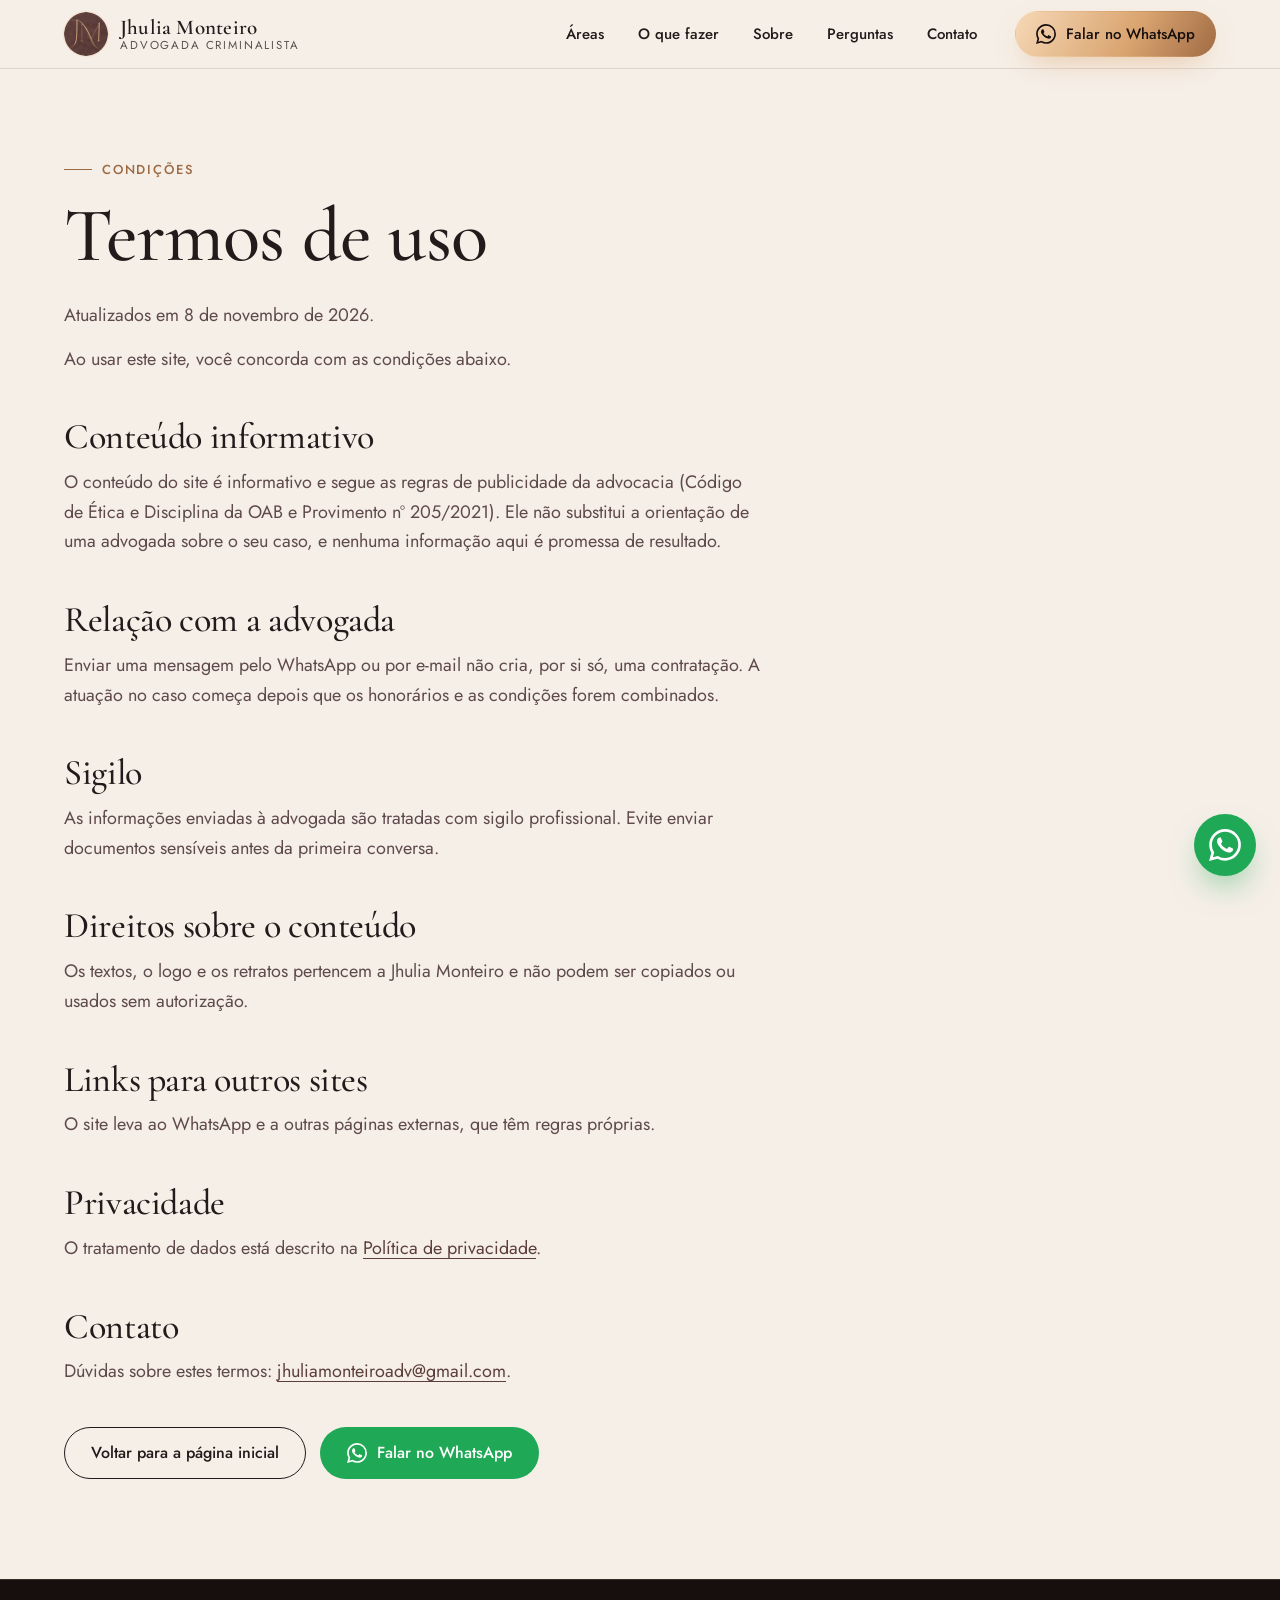
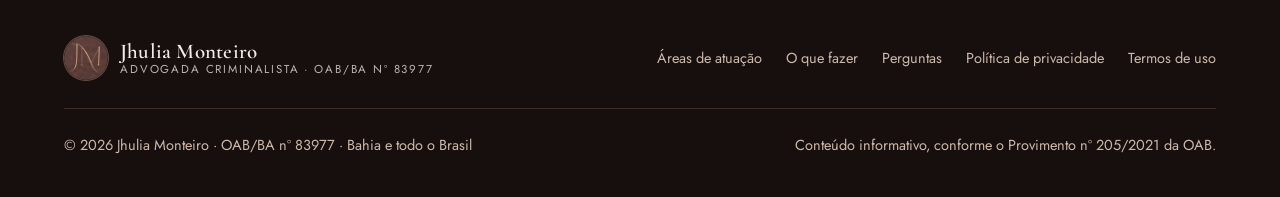
<file: termos.html>
<!doctype html>
<html lang="pt-BR" class="sem-js">
<head>
<meta charset="utf-8">
<meta name="viewport" content="width=device-width, initial-scale=1, viewport-fit=cover">
<script>setTimeout(function(){if(document.readyState!=='complete')document.documentElement.classList.add('is-loading')},400)</script>
<script>if(!matchMedia('(prefers-reduced-motion: reduce)').matches){document.documentElement.classList.add('pre');setTimeout(function(){document.documentElement.classList.remove('pre')},2500)}</script>
<link rel="preload" href="assets/img/logo-192.png" as="image">
<title>Termos de uso | Jhulia Monteiro, advogada criminalista</title>
<meta name="description" content="Condições de uso do site de Jhulia Monteiro, advogada criminalista inscrita na OAB/BA sob o nº 83977.">
<link rel="canonical" href="https://vinyciusgestao.github.io/jhulia-monteiro/termos.html">
<meta property="og:type" content="website">
<meta property="og:locale" content="pt_BR">
<meta property="og:site_name" content="Jhulia Monteiro | Advogada Criminalista">
<meta property="og:url" content="https://vinyciusgestao.github.io/jhulia-monteiro/termos.html">
<meta property="og:title" content="Termos de uso | Jhulia Monteiro, advogada criminalista">
<meta property="og:description" content="Condições de uso do site de Jhulia Monteiro, advogada criminalista inscrita na OAB/BA sob o nº 83977.">
<meta property="og:image" content="https://vinyciusgestao.github.io/jhulia-monteiro/og.jpg">
<meta property="og:image:width" content="1200">
<meta property="og:image:height" content="630">
<meta property="og:image:alt" content="Jhulia Monteiro, advogada criminalista, OAB/BA nº 83977">
<meta name="twitter:card" content="summary_large_image">
<meta name="twitter:image" content="https://vinyciusgestao.github.io/jhulia-monteiro/og.jpg">
<link rel="icon" href="favicon.ico" sizes="48x48">
<link rel="icon" href="favicon-32x32.png" type="image/png" sizes="32x32">
<link rel="apple-touch-icon" href="apple-touch-icon.png">
<link rel="manifest" href="site.webmanifest">
<meta name="theme-color" content="#170f0e">
<link rel="preconnect" href="https://fonts.googleapis.com">
<link rel="preconnect" href="https://fonts.gstatic.com" crossorigin>
<link href="https://fonts.googleapis.com/css2?family=Cormorant+Garamond:ital,wght@0,500;0,600;1,400;1,500&family=Jost:wght@400;500&display=swap" rel="stylesheet">
<link rel="stylesheet" href="assets/css/site.css">
</head>
<body id="topo">
<a class="pular" href="#conteudo">Pular para o conteúdo</a>
<div class="loader" aria-hidden="true"><img src="assets/img/logo-192.png" width="84" height="84" alt=""></div>
<header class="topo topo--solido rolou">
  <div class="wrap topo__barra">
    <a class="marca" href="index.html"><img src="assets/img/logo-96.png" srcset="assets/img/logo-96.png 1x, assets/img/logo-192.png 2x" width="44" height="44" alt=""><span><strong>Jhulia Monteiro</strong><small>Advogada criminalista</small></span></a>
    <nav class="menu" id="menu" aria-label="Principal">
      <a href="index.html#areas">Áreas</a>
      <a href="index.html#o-que-fazer">O que fazer</a>
      <a href="index.html#sobre">Sobre</a>
      <a href="index.html#perguntas">Perguntas</a>
      <a href="index.html#contato">Contato</a>
    </nav>
    <a class="btn btn--cobre" href="https://wa.me/5573991407781?text=Ol%C3%A1%2C%20Dra.%20Jhulia.%20Preciso%20falar%20sobre%20um%20caso%20criminal." rel="noopener"><svg viewBox="0 0 24 24" aria-hidden="true" fill="currentColor"><path d="M17.472 14.382c-.297-.149-1.758-.867-2.03-.967-.273-.099-.471-.148-.67.15-.197.297-.767.966-.94 1.164-.173.199-.347.223-.644.075-.297-.15-1.255-.463-2.39-1.475-.883-.788-1.48-1.761-1.653-2.059-.173-.297-.018-.458.13-.606.134-.133.298-.347.446-.52.149-.174.198-.298.298-.497.099-.198.05-.371-.025-.52-.075-.149-.669-1.612-.916-2.207-.242-.579-.487-.5-.669-.51-.173-.008-.371-.01-.57-.01-.198 0-.52.074-.792.372-.272.297-1.04 1.016-1.04 2.479 0 1.462 1.065 2.875 1.213 3.074.149.198 2.096 3.2 5.077 4.487.709.306 1.262.489 1.694.625.712.227 1.36.195 1.871.118.571-.085 1.758-.719 2.006-1.413.248-.694.248-1.289.173-1.413-.074-.124-.272-.198-.57-.347m-5.421 7.403h-.004a9.87 9.87 0 01-5.031-1.378l-.361-.214-3.741.982.998-3.648-.235-.374a9.86 9.86 0 01-1.51-5.26c.001-5.45 4.436-9.884 9.888-9.884 2.64 0 5.122 1.03 6.988 2.898a9.825 9.825 0 012.893 6.994c-.003 5.45-4.437 9.884-9.885 9.884m8.413-18.297A11.815 11.815 0 0012.05 0C5.495 0 .16 5.335.157 11.892c0 2.096.547 4.142 1.588 5.945L.057 24l6.305-1.654a11.882 11.882 0 005.683 1.448h.005c6.554 0 11.89-5.335 11.893-11.893a11.821 11.821 0 00-3.48-8.413z"/></svg>Falar no WhatsApp</a>
    <button class="botao-menu" type="button" aria-expanded="false" aria-controls="menu" aria-label="Abrir menu"><span></span><span></span></button>
  </div>
</header>

<main id="conteudo">
  <section class="pagina claro" aria-labelledby="pagina-h">
    <div class="wrap">
      <span class="rotulo">Condições</span>
      <h1 id="pagina-h">Termos de uso</h1>
      <div class="texto">
        <p class="atualizado">Atualizados em 8 de novembro de 2026.</p>
        <p>Ao usar este site, você concorda com as condições abaixo.</p>
        <h2>Conteúdo informativo</h2>
        <p>O conteúdo do site é informativo e segue as regras de publicidade da advocacia (Código de Ética e Disciplina da OAB e Provimento nº 205/2021). Ele não substitui a orientação de uma advogada sobre o seu caso, e nenhuma informação aqui é promessa de resultado.</p>
        <h2>Relação com a advogada</h2>
        <p>Enviar uma mensagem pelo WhatsApp ou por e-mail não cria, por si só, uma contratação. A atuação no caso começa depois que os honorários e as condições forem combinados.</p>
        <h2>Sigilo</h2>
        <p>As informações enviadas à advogada são tratadas com sigilo profissional. Evite enviar documentos sensíveis antes da primeira conversa.</p>
        <h2>Direitos sobre o conteúdo</h2>
        <p>Os textos, o logo e os retratos pertencem a Jhulia Monteiro e não podem ser copiados ou usados sem autorização.</p>
        <h2>Links para outros sites</h2>
        <p>O site leva ao WhatsApp e a outras páginas externas, que têm regras próprias.</p>
        <h2>Privacidade</h2>
        <p>O tratamento de dados está descrito na <a href="privacidade.html">Política de privacidade</a>.</p>
        <h2>Contato</h2>
        <p>Dúvidas sobre estes termos: <a href="mailto:jhuliamonteiroadv@gmail.com">jhuliamonteiroadv@gmail.com</a>.</p>
      </div>
      <div class="hero__acoes"><a class="btn btn--contorno" href="index.html">Voltar para a página inicial</a><a class="btn btn--whats" href="https://wa.me/5573991407781?text=Ol%C3%A1%2C%20Dra.%20Jhulia.%20Preciso%20falar%20sobre%20um%20caso%20criminal." rel="noopener"><svg viewBox="0 0 24 24" aria-hidden="true" fill="currentColor"><path d="M17.472 14.382c-.297-.149-1.758-.867-2.03-.967-.273-.099-.471-.148-.67.15-.197.297-.767.966-.94 1.164-.173.199-.347.223-.644.075-.297-.15-1.255-.463-2.39-1.475-.883-.788-1.48-1.761-1.653-2.059-.173-.297-.018-.458.13-.606.134-.133.298-.347.446-.52.149-.174.198-.298.298-.497.099-.198.05-.371-.025-.52-.075-.149-.669-1.612-.916-2.207-.242-.579-.487-.5-.669-.51-.173-.008-.371-.01-.57-.01-.198 0-.52.074-.792.372-.272.297-1.04 1.016-1.04 2.479 0 1.462 1.065 2.875 1.213 3.074.149.198 2.096 3.2 5.077 4.487.709.306 1.262.489 1.694.625.712.227 1.36.195 1.871.118.571-.085 1.758-.719 2.006-1.413.248-.694.248-1.289.173-1.413-.074-.124-.272-.198-.57-.347m-5.421 7.403h-.004a9.87 9.87 0 01-5.031-1.378l-.361-.214-3.741.982.998-3.648-.235-.374a9.86 9.86 0 01-1.51-5.26c.001-5.45 4.436-9.884 9.888-9.884 2.64 0 5.122 1.03 6.988 2.898a9.825 9.825 0 012.893 6.994c-.003 5.45-4.437 9.884-9.885 9.884m8.413-18.297A11.815 11.815 0 0012.05 0C5.495 0 .16 5.335.157 11.892c0 2.096.547 4.142 1.588 5.945L.057 24l6.305-1.654a11.882 11.882 0 005.683 1.448h.005c6.554 0 11.89-5.335 11.893-11.893a11.821 11.821 0 00-3.48-8.413z"/></svg>Falar no WhatsApp</a></div>
    </div>
  </section>
</main>

<footer class="rodape">
  <div class="wrap">
    <div class="rodape__grade">
      <a class="marca" href="index.html"><img src="assets/img/logo-96.png" srcset="assets/img/logo-96.png 1x, assets/img/logo-192.png 2x" width="44" height="44" alt=""><span><strong>Jhulia Monteiro</strong><small>Advogada criminalista · OAB/BA nº 83977</small></span></a>
      <nav aria-label="Rodapé">
        <a href="index.html#areas">Áreas de atuação</a>
        <a href="index.html#o-que-fazer">O que fazer</a>
        <a href="index.html#perguntas">Perguntas</a>
        <a href="privacidade.html">Política de privacidade</a>
        <a href="termos.html">Termos de uso</a>
        <button type="button" class="link-botao" data-cookies-abrir hidden>Preferências de cookies</button>
      </nav>
    </div>
    <div class="rodape__base">
      <span>© 2026 Jhulia Monteiro · OAB/BA nº 83977 · Bahia e todo o Brasil</span>
      <span>Conteúdo informativo, conforme o Provimento nº 205/2021 da OAB.</span>
    </div>
  </div>
</footer>

<a class="whats-fixo" href="https://wa.me/5573991407781?text=Ol%C3%A1%2C%20Dra.%20Jhulia.%20Preciso%20falar%20sobre%20um%20caso%20criminal." rel="noopener" aria-label="Falar no WhatsApp"><svg viewBox="0 0 24 24" aria-hidden="true" fill="currentColor"><path d="M17.472 14.382c-.297-.149-1.758-.867-2.03-.967-.273-.099-.471-.148-.67.15-.197.297-.767.966-.94 1.164-.173.199-.347.223-.644.075-.297-.15-1.255-.463-2.39-1.475-.883-.788-1.48-1.761-1.653-2.059-.173-.297-.018-.458.13-.606.134-.133.298-.347.446-.52.149-.174.198-.298.298-.497.099-.198.05-.371-.025-.52-.075-.149-.669-1.612-.916-2.207-.242-.579-.487-.5-.669-.51-.173-.008-.371-.01-.57-.01-.198 0-.52.074-.792.372-.272.297-1.04 1.016-1.04 2.479 0 1.462 1.065 2.875 1.213 3.074.149.198 2.096 3.2 5.077 4.487.709.306 1.262.489 1.694.625.712.227 1.36.195 1.871.118.571-.085 1.758-.719 2.006-1.413.248-.694.248-1.289.173-1.413-.074-.124-.272-.198-.57-.347m-5.421 7.403h-.004a9.87 9.87 0 01-5.031-1.378l-.361-.214-3.741.982.998-3.648-.235-.374a9.86 9.86 0 01-1.51-5.26c.001-5.45 4.436-9.884 9.888-9.884 2.64 0 5.122 1.03 6.988 2.898a9.825 9.825 0 012.893 6.994c-.003 5.45-4.437 9.884-9.885 9.884m8.413-18.297A11.815 11.815 0 0012.05 0C5.495 0 .16 5.335.157 11.892c0 2.096.547 4.142 1.588 5.945L.057 24l6.305-1.654a11.882 11.882 0 005.683 1.448h.005c6.554 0 11.89-5.335 11.893-11.893a11.821 11.821 0 00-3.48-8.413z"/></svg></a>
<div class="barra-whats"><a class="btn btn--whats" href="https://wa.me/5573991407781?text=Ol%C3%A1%2C%20Dra.%20Jhulia.%20Preciso%20falar%20sobre%20um%20caso%20criminal." rel="noopener"><svg viewBox="0 0 24 24" aria-hidden="true" fill="currentColor"><path d="M17.472 14.382c-.297-.149-1.758-.867-2.03-.967-.273-.099-.471-.148-.67.15-.197.297-.767.966-.94 1.164-.173.199-.347.223-.644.075-.297-.15-1.255-.463-2.39-1.475-.883-.788-1.48-1.761-1.653-2.059-.173-.297-.018-.458.13-.606.134-.133.298-.347.446-.52.149-.174.198-.298.298-.497.099-.198.05-.371-.025-.52-.075-.149-.669-1.612-.916-2.207-.242-.579-.487-.5-.669-.51-.173-.008-.371-.01-.57-.01-.198 0-.52.074-.792.372-.272.297-1.04 1.016-1.04 2.479 0 1.462 1.065 2.875 1.213 3.074.149.198 2.096 3.2 5.077 4.487.709.306 1.262.489 1.694.625.712.227 1.36.195 1.871.118.571-.085 1.758-.719 2.006-1.413.248-.694.248-1.289.173-1.413-.074-.124-.272-.198-.57-.347m-5.421 7.403h-.004a9.87 9.87 0 01-5.031-1.378l-.361-.214-3.741.982.998-3.648-.235-.374a9.86 9.86 0 01-1.51-5.26c.001-5.45 4.436-9.884 9.888-9.884 2.64 0 5.122 1.03 6.988 2.898a9.825 9.825 0 012.893 6.994c-.003 5.45-4.437 9.884-9.885 9.884m8.413-18.297A11.815 11.815 0 0012.05 0C5.495 0 .16 5.335.157 11.892c0 2.096.547 4.142 1.588 5.945L.057 24l6.305-1.654a11.882 11.882 0 005.683 1.448h.005c6.554 0 11.89-5.335 11.893-11.893a11.821 11.821 0 00-3.48-8.413z"/></svg>Falar no WhatsApp</a></div>

<div class="cookies" role="region" aria-label="Aviso de cookies" data-cookies hidden>
  <p>Este site pode usar cookies de análise para entender como ele é visitado, nunca para propaganda. Veja a <a href="privacidade.html">Política de privacidade</a>.</p>
  <div class="cookies__acoes">
    <button class="btn btn--contorno" type="button" data-cookies-escolha="aceito">Aceitar cookies</button>
    <button class="btn btn--contorno" type="button" data-cookies-escolha="recusado">Recusar</button>
  </div>
</div>

<script src="assets/vendor/gsap.min.js" defer></script>
<script src="assets/vendor/ScrollTrigger.min.js" defer></script>
<script type="importmap">{ "imports": { "three": "./assets/vendor/three.module.min.js" } }</script>
<script type="module" src="assets/js/main.js"></script>
<script type="module" src="assets/js/cookies.js"></script>
</body>
</html>
</file>
<file: assets/css/site.css>
/* Jhulia Monteiro | Advogada criminalista
   Visual: café escuro, creme e cobre metálico, tirados do logo JM. */

:root {
  --cafe-900: #170f0e;
  --cafe-800: #1f1514;
  --cafe-700: #2b1d1b;
  --cafe-600: #3d2a27;
  --marrom: #5c3f3b;
  --creme: #f6efe8;
  --creme-2: #efe5db;
  --linha-clara: rgba(36, 26, 27, .12);
  --linha-escura: rgba(240, 201, 160, .16);
  --tinta: #241a1b;
  --tinta-suave: #5f4a4c;
  --texto-claro: #f3ece6;
  --texto-claro-suave: #cdb9aa;
  --cobre: #d9a46f;
  --cobre-claro: #f0c9a0;
  --cobre-escuro: #9c6a43;
  --cobre-gradiente: linear-gradient(120deg, #f6d8b6 0%, #d9a46f 38%, #a8724a 62%, #f0c9a0 100%);
  --whats: #1fa855;

  --f-titulo: "Cormorant Garamond", "Times New Roman", serif;
  --f-texto: "Jost", system-ui, sans-serif;

  --wrap: min(100% - 48px, 1240px);
  --raio: 20px;
  --ease-out: cubic-bezier(.23, 1, .32, 1);
  --ease-io: cubic-bezier(.77, 0, .175, 1);
  --sombra: 0 30px 60px -30px rgba(23, 15, 14, .45);
}
@media (min-width: 900px) { :root { --wrap: min(100% - 128px, 1240px); } }

*, *::before, *::after { box-sizing: border-box; }
html { -webkit-text-size-adjust: 100%; scroll-padding-top: 88px; }
@media (prefers-reduced-motion: no-preference) { html { scroll-behavior: smooth; } }
body { margin: 0; background: var(--creme); color: var(--tinta); font: 400 17px/1.65 var(--f-texto);
  -webkit-font-smoothing: antialiased; text-rendering: optimizeLegibility; overflow-x: clip; }
img { max-width: 100%; display: block; }
a { color: inherit; }
h1, h2, h3 { font-family: var(--f-titulo); font-weight: 500; line-height: 1.05; letter-spacing: -.01em; margin: 0; text-wrap: balance; }
p { margin: 0; }
::selection { background: var(--marrom); color: var(--creme); }
.escuro ::selection { background: var(--cobre); color: var(--cafe-900); }
:focus-visible { outline: 2px solid var(--cobre); outline-offset: 3px; border-radius: 4px; }

.wrap { width: var(--wrap); margin-inline: auto; }
.pular { position: absolute; left: 16px; top: -100px; z-index: 200; background: var(--creme); color: var(--tinta);
  padding: 12px 18px; border-radius: 10px; text-decoration: none; }
.pular:focus { top: 12px; }

.ouro { background: var(--cobre-gradiente); -webkit-background-clip: text; background-clip: text; color: transparent;
  background-size: 200% 100%; }
@media (prefers-reduced-motion: no-preference) { .ouro { animation: brilho 7s ease-in-out infinite alternate; } }
@keyframes brilho { from { background-position: 0% 50%; } to { background-position: 100% 50%; } }

.rotulo { display: inline-flex; align-items: center; gap: 10px; font-size: 13px; font-weight: 500; letter-spacing: .14em;
  text-transform: uppercase; color: var(--cobre-escuro); }
.rotulo::before { content: ""; width: 28px; height: 1px; background: currentColor; }
.escuro .rotulo { color: var(--cobre); }

/* ---------------------------------------------------------------- botões */
.btn { --bg: var(--marrom); --fg: var(--creme); position: relative; display: inline-flex; align-items: center; justify-content: center;
  gap: 10px; min-height: 52px; padding: 0 26px; border-radius: 999px; border: 1px solid transparent; background: var(--bg); color: var(--fg);
  font: 500 16px/1 var(--f-texto); text-decoration: none; cursor: pointer; overflow: hidden; isolation: isolate;
  transition: transform 160ms var(--ease-out), background-color 200ms ease, color 200ms ease, border-color 200ms ease, box-shadow 200ms ease; }
.btn:active { transform: scale(.97); }
.btn svg { width: 20px; height: 20px; flex: none; }
.btn--cobre { --bg: transparent; --fg: var(--cafe-900); background: var(--cobre-gradiente); background-size: 160% 100%;
  box-shadow: 0 12px 30px -12px rgba(217, 164, 111, .7); }
.btn--cobre::after { content: ""; position: absolute; inset: 0; z-index: -1; background: linear-gradient(110deg, transparent 30%, rgba(255,255,255,.55) 50%, transparent 70%);
  transform: translateX(-120%); }
.btn--contorno { --bg: transparent; --fg: currentColor; border-color: currentColor; }
.btn--whats { --bg: var(--whats); --fg: #fff; }
@media (hover: hover) and (pointer: fine) {
  .btn:hover { box-shadow: 0 14px 34px -14px rgba(23, 15, 14, .55); }
  .btn--cobre:hover { background-position: 100% 50%; transition: background-position 600ms var(--ease-out), transform 160ms var(--ease-out), box-shadow 200ms ease; }
  .btn--cobre:hover::after { transform: translateX(120%); transition: transform 700ms var(--ease-out); }
  .btn--contorno:hover { background: rgba(240, 201, 160, .12); }
  .claro .btn--contorno:hover { background: rgba(92, 63, 59, .08); }
}

.link-seta { display: inline-flex; align-items: center; gap: 8px; min-height: 44px; color: inherit; text-decoration: none; font-weight: 500;
  background: linear-gradient(currentColor, currentColor) 0 calc(100% - 8px) / 0% 1px no-repeat; transition: background-size 300ms var(--ease-out); }
.link-seta svg { width: 16px; height: 16px; transition: transform 200ms var(--ease-out); }
@media (hover: hover) and (pointer: fine) { .link-seta:hover { background-size: 100% 1px; } .link-seta:hover svg { transform: translateX(4px); } }

/* ---------------------------------------------------------------- cabeçalho */
.topo { position: fixed; inset: 0 0 auto; z-index: 60; transition: background-color 300ms ease, box-shadow 300ms ease, color 300ms ease; color: var(--texto-claro); }
.topo__barra { display: flex; align-items: center; gap: 24px; height: 84px; transition: height 300ms var(--ease-out); }
.topo.rolou { background: rgba(246, 239, 232, .92); color: var(--tinta); box-shadow: 0 1px 0 var(--linha-clara);
  -webkit-backdrop-filter: saturate(1.4) blur(14px); backdrop-filter: saturate(1.4) blur(14px); }
.topo.rolou .topo__barra { height: 68px; }
.marca { display: flex; align-items: center; gap: 12px; text-decoration: none; margin-right: auto; }
.marca img { width: 44px; height: 44px; border-radius: 50%; box-shadow: 0 0 0 1px rgba(240, 201, 160, .35); }
.marca span { display: grid; line-height: 1.1; }
.marca strong { font: 600 21px/1.1 var(--f-titulo); letter-spacing: .01em; }
.marca small { font-size: 11.5px; letter-spacing: .16em; text-transform: uppercase; opacity: .75; }
.menu { display: flex; gap: 6px; }
.menu a { position: relative; padding: 10px 14px; text-decoration: none; font-size: 15px; font-weight: 500; border-radius: 999px; }
.menu a::after { content: ""; position: absolute; left: 14px; right: 14px; bottom: 6px; height: 1px; background: currentColor;
  transform: scaleX(0); transform-origin: right; transition: transform 300ms var(--ease-out); }
@media (hover: hover) and (pointer: fine) { .menu a:hover::after { transform: scaleX(1); transform-origin: left; } }
.topo .btn { min-height: 46px; padding: 0 20px; font-size: 15px; }
.botao-menu { display: none; width: 46px; height: 46px; border-radius: 50%; border: 1px solid currentColor; background: transparent; color: inherit; cursor: pointer; }
.botao-menu span { display: block; width: 18px; height: 1.5px; margin: 5px auto; background: currentColor; transition: transform 250ms var(--ease-out), opacity 200ms; }
.botao-menu[aria-expanded="true"] span:first-child { transform: translateY(3.25px) rotate(45deg); }
.botao-menu[aria-expanded="true"] span:last-child { transform: translateY(-3.25px) rotate(-45deg); }
@media (max-width: 980px) {
  .menu, .topo .btn--cobre { display: none; }
  .botao-menu { display: block; }
  .topo__barra { height: 68px; }
  .menu.aberto { display: flex; position: fixed; inset: 68px 0 0; flex-direction: column; gap: 0; padding: 16px 24px 120px;
    background: var(--cafe-800); color: var(--texto-claro); }
  .menu.aberto a { font: 500 32px/1.2 var(--f-titulo); padding: 16px 0; border-bottom: 1px solid var(--linha-escura); border-radius: 0; }
  .menu.aberto a::after { display: none; }
  .topo:has(.menu.aberto) { background: var(--cafe-800); color: var(--texto-claro); box-shadow: none; }
}
@media (max-width: 520px) { .marca small { display: none; } .marca img { width: 38px; height: 38px; } }

/* ---------------------------------------------------------------- seções */
.secao { position: relative; padding: clamp(88px, 11vw, 150px) 0; }
.escuro { background: var(--cafe-800); color: var(--texto-claro); }
.creme2 { background: var(--creme-2); }
.cabeca { max-width: 760px; margin-bottom: clamp(44px, 6vw, 72px); display: grid; gap: 18px; }
.cabeca h2 { font-size: clamp(40px, 5.2vw, 72px); }
.cabeca p { font-size: 19px; color: var(--tinta-suave); max-width: 60ch; }
.escuro .cabeca p { color: var(--texto-claro-suave); }

/* ---------------------------------------------------------------- hero */
.hero { position: relative; min-height: 100svh; display: grid; align-items: center; padding: 120px 0 72px; overflow: clip;
  background: radial-gradient(1200px 700px at 78% 30%, rgba(217, 164, 111, .22), transparent 60%),
              radial-gradient(900px 600px at 10% 90%, rgba(92, 63, 59, .55), transparent 60%), var(--cafe-900); color: var(--texto-claro); }
.hero__fundo { position: absolute; inset: 0; z-index: 0; pointer-events: none; }
.hero__fundo canvas { width: 100% !important; height: 100% !important; display: block; }
.hero__grade { position: relative; z-index: 1; display: grid; grid-template-columns: 1.08fr .92fr; gap: clamp(32px, 5vw, 80px); align-items: center; }
.hero h1 { font-size: clamp(46px, 6.4vw, 96px); line-height: .98; margin: 22px 0 26px; font-weight: 500; }
.hero h1 em { font-style: italic; font-weight: 400; }
.hero__lead { font-size: clamp(17px, 1.4vw, 20px); color: var(--texto-claro-suave); max-width: 52ch; }
.hero__acoes { display: flex; flex-wrap: wrap; gap: 14px; margin-top: 36px; }
.hero__selos { display: flex; flex-wrap: wrap; gap: 10px 22px; margin-top: 40px; padding: 0; list-style: none; font-size: 14.5px; color: var(--texto-claro-suave); }
.hero__selos li { display: inline-flex; align-items: center; gap: 8px; }
.hero__selos svg { width: 18px; height: 18px; color: var(--cobre); }

.retrato { position: relative; justify-self: center; width: min(100%, 470px); aspect-ratio: 4 / 5.2; }
.retrato__moldura { position: absolute; inset: 0; border-radius: 240px 240px 28px 28px; padding: 2px; background: var(--cobre-gradiente);
  box-shadow: 0 50px 90px -40px rgba(0, 0, 0, .7); }
.retrato__moldura img { width: 100%; height: 100%; object-fit: cover; object-position: 50% 18%; border-radius: 238px 238px 26px 26px; }
.retrato__anel { position: absolute; inset: -22px; border: 1px solid rgba(240, 201, 160, .28); border-radius: 262px 262px 40px 40px; }
.retrato__cartao { position: absolute; left: -36px; bottom: 44px; display: flex; align-items: center; gap: 14px; padding: 14px 20px 14px 14px;
  border-radius: 18px; background: rgba(31, 21, 20, .78); border: 1px solid var(--linha-escura); color: var(--texto-claro);
  -webkit-backdrop-filter: blur(10px); backdrop-filter: blur(10px); box-shadow: var(--sombra); }
.retrato__cartao canvas, .retrato__cartao .medalha-mini { width: 64px; height: 64px; flex: none; }
.retrato__cartao strong { display: block; font: 600 20px/1.1 var(--f-titulo); }
.retrato__cartao span { font-size: 13px; color: var(--texto-claro-suave); }
.rolar { position: absolute; left: 50%; bottom: 26px; z-index: 1; width: 26px; height: 42px; margin-left: -13px; border: 1px solid rgba(240, 201, 160, .45); border-radius: 20px; }
.rolar::after { content: ""; position: absolute; left: 50%; top: 9px; width: 3px; height: 8px; margin-left: -1.5px; border-radius: 2px; background: var(--cobre); }
@media (prefers-reduced-motion: no-preference) { .rolar::after { animation: rolar 1.8s var(--ease-out) infinite; } }
@keyframes rolar { from { transform: translateY(0); opacity: 1; } to { transform: translateY(14px); opacity: 0; } }

@media (max-width: 980px) {
  .hero { padding-top: 104px; }
  .hero__grade { grid-template-columns: 1fr; }
  .retrato { width: min(100%, 380px); order: -1; margin-top: 8px; }
  .retrato__cartao { left: 50%; transform: translateX(-50%); bottom: -26px; white-space: nowrap; }
  .rolar { display: none; }
}
@media (max-width: 520px) {
  .retrato { width: min(64%, 250px); }
  .retrato__anel { inset: -14px; }
  .retrato__cartao { padding: 10px 14px 10px 10px; gap: 10px; }
  .retrato__cartao .medalha-mini { width: 44px; height: 44px; }
  .retrato__cartao strong { font-size: 17px; }
  .hero h1 { font-size: clamp(40px, 11vw, 52px); }
  .hero__acoes .btn { width: 100%; }
  .hero__texto { margin-top: 36px; }
}

/* ---------------------------------------------------------------- faixa de assuntos */
.faixa { background: var(--marrom); color: var(--cobre-claro); padding: 22px 0; overflow: hidden; border-block: 1px solid rgba(240, 201, 160, .2); }
.faixa__trilho { display: flex; width: max-content; }
.faixa__grupo { display: flex; align-items: center; gap: 36px; padding-right: 36px; font: italic 500 clamp(22px, 2.4vw, 30px)/1 var(--f-titulo); white-space: nowrap; }
.faixa__grupo span::after { content: "✦"; margin-left: 36px; font-style: normal; font-size: .6em; vertical-align: middle; color: var(--cobre); }
@media (prefers-reduced-motion: no-preference) { .faixa__trilho { animation: faixa 38s linear infinite; } .faixa:hover .faixa__trilho { animation-play-state: paused; } }
@keyframes faixa { to { transform: translateX(-50%); } }

/* ---------------------------------------------------------------- áreas (cartões 3D) */
.areas { display: grid; grid-template-columns: repeat(3, 1fr); gap: 22px; perspective: 1200px; }
.area { --rx: 0deg; --ry: 0deg; --mx: 50%; --my: 50%; position: relative; padding: 34px 30px 32px; border-radius: var(--raio); background: #fffaf5;
  border: 1px solid var(--linha-clara); transform: rotateX(var(--rx)) rotateY(var(--ry)); transform-style: preserve-3d;
  transition: transform 500ms var(--ease-out), box-shadow 400ms ease, border-color 300ms ease; overflow: hidden; }
.area::before { content: ""; position: absolute; inset: 0; background: radial-gradient(380px circle at var(--mx) var(--my), rgba(217, 164, 111, .22), transparent 45%);
  opacity: 0; transition: opacity 300ms ease; pointer-events: none; }
.area:hover::before { opacity: 1; }
.area.ativo { transition: transform 120ms linear, box-shadow 400ms ease, border-color 300ms ease; box-shadow: var(--sombra); border-color: rgba(217, 164, 111, .55); }
.area__icone { width: 58px; height: 58px; display: grid; place-items: center; border-radius: 16px; margin-bottom: 26px;
  background: linear-gradient(145deg, var(--cafe-700), var(--marrom)); color: var(--cobre-claro); transform: translateZ(40px);
  box-shadow: 0 12px 24px -12px rgba(23, 15, 14, .6); }
.area__icone svg { width: 28px; height: 28px; }
.area h3 { font-size: 30px; margin-bottom: 12px; transform: translateZ(28px); }
.area p { color: var(--tinta-suave); transform: translateZ(18px); }
.area__num { position: absolute; right: 24px; top: 18px; font: italic 500 54px/1 var(--f-titulo); color: rgba(156, 106, 67, .16); }
@media (max-width: 980px) { .areas { grid-template-columns: repeat(2, 1fr); } }
@media (max-width: 640px) { .areas { grid-template-columns: 1fr; } .area { padding: 28px 24px; } }

/* ---------------------------------------------------------------- o que fazer (linha do tempo) */
.passos { position: relative; display: grid; gap: 0; max-width: 980px; }
.passos__linha { position: absolute; left: 31px; top: 32px; bottom: 32px; width: 2px; background: var(--linha-escura); }
.passos__linha i { position: absolute; inset: 0; background: linear-gradient(var(--cobre-claro), var(--cobre), var(--cobre-escuro)); transform-origin: top; transform: scaleY(1); }
.passo { position: relative; display: grid; grid-template-columns: 64px 1fr; gap: 28px; padding: 22px 0; }
.passo__n { position: relative; z-index: 1; width: 64px; height: 64px; display: grid; place-items: center; border-radius: 50%;
  background: var(--cafe-700); border: 1px solid rgba(240, 201, 160, .45); font: 600 26px/1 var(--f-titulo); color: var(--cobre-claro); }
.passo h3 { font-size: clamp(28px, 3vw, 38px); margin: 10px 0 10px; }
.passo p { color: var(--texto-claro-suave); max-width: 62ch; }
.passo--destaque .passo__n { background: var(--cobre-gradiente); color: var(--cafe-900); border: 0; }
.aviso-legal { margin-top: 36px; font-size: 14px; color: var(--texto-claro-suave); max-width: 70ch; }

/* ---------------------------------------------------------------- medalha 3D + números */
.compromisso { display: grid; grid-template-columns: 1fr 1fr; gap: clamp(32px, 6vw, 96px); align-items: center; }
.medalha { position: relative; aspect-ratio: 1; width: 100%; max-width: 560px; justify-self: center; }
.medalha canvas { width: 100% !important; height: 100% !important; display: block; }
.medalha__reserva { position: absolute; inset: 12%; border-radius: 50%; box-shadow: 0 40px 80px -30px rgba(0, 0, 0, .6); }
.medalha.webgl .medalha__reserva { display: none; }
.medalha::after { content: ""; position: absolute; inset: 8% 8% -4%; z-index: -1; border-radius: 50%; background: radial-gradient(closest-side, rgba(217, 164, 111, .35), transparent); filter: blur(10px); }
.numeros { display: grid; grid-template-columns: repeat(3, 1fr); gap: 18px; margin-top: 40px; }
.numero { padding: 22px 18px; border-radius: 16px; border: 1px solid var(--linha-escura); background: rgba(255, 255, 255, .03); }
.numero strong { display: block; font: 500 clamp(44px, 4.6vw, 64px)/1 var(--f-titulo); }
.numero span { display: block; margin-top: 8px; font-size: 14px; color: var(--texto-claro-suave); line-height: 1.4; }
.principios { list-style: none; padding: 0; margin: 34px 0 0; display: grid; gap: 14px; }
.principios li { display: flex; gap: 14px; align-items: flex-start; }
.principios svg { width: 22px; height: 22px; flex: none; margin-top: 3px; color: var(--cobre); }
@media (max-width: 980px) { .compromisso { grid-template-columns: 1fr; } .medalha { max-width: 420px; } }
@media (max-width: 520px) { .numeros { grid-template-columns: 1fr; } }

/* ---------------------------------------------------------------- sobre */
.sobre { display: grid; grid-template-columns: .9fr 1.1fr; gap: clamp(36px, 6vw, 96px); align-items: center; }
.sobre__foto { position: relative; }
.sobre__foto img { width: 100%; height: auto; aspect-ratio: 4 / 5; object-fit: cover; object-position: 50% 15%; border-radius: var(--raio); box-shadow: var(--sombra); }
.sobre__foto::before { content: ""; position: absolute; inset: 22px -22px -22px 22px; z-index: -1; border-radius: var(--raio); border: 1px solid rgba(156, 106, 67, .45); }
.sobre__selo { position: absolute; right: -18px; top: 28px; padding: 14px 18px; border-radius: 14px; background: var(--cafe-800); color: var(--texto-claro);
  box-shadow: var(--sombra); font-size: 13px; letter-spacing: .08em; text-transform: uppercase; }
.sobre__selo strong { display: block; font: 600 22px/1.1 var(--f-titulo); letter-spacing: 0; text-transform: none; color: var(--cobre-claro); }
.sobre h2 { font-size: clamp(40px, 5vw, 68px); margin: 18px 0 22px; }
.sobre__texto p + p { margin-top: 16px; }
.sobre__texto p { color: var(--tinta-suave); font-size: 18px; }
.contato-passos { margin: 34px 0 0; padding: 0; list-style: none; display: grid; gap: 12px; counter-reset: p; }
.contato-passos li { counter-increment: p; display: grid; grid-template-columns: 40px 1fr; gap: 14px; align-items: start; padding: 16px 18px;
  border-radius: 14px; background: #fffaf5; border: 1px solid var(--linha-clara); }
.contato-passos li::before { content: counter(p); width: 40px; height: 40px; border-radius: 50%; display: grid; place-items: center;
  background: var(--marrom); color: var(--cobre-claro); font: 600 18px/1 var(--f-titulo); }
.contato-passos strong { display: block; font-weight: 500; }
.contato-passos span { color: var(--tinta-suave); font-size: 15.5px; }
@media (max-width: 980px) { .sobre { grid-template-columns: 1fr; } .sobre__foto { max-width: 460px; } .sobre__selo { right: 12px; } }

/* ---------------------------------------------------------------- frase de direitos */
.frase { font: 500 clamp(34px, 4.6vw, 66px)/1.12 var(--f-titulo); max-width: 22ch; }
.frase .p { color: rgba(243, 236, 230, .32); transition: color 250ms ease; }
.frase .p.on { color: var(--texto-claro); }
.frase .p.ouro-p.on { color: var(--cobre-claro); }
.sem-js .frase .p, html.reduzir .frase .p { color: var(--texto-claro); }
.sem-js .frase .ouro-p, html.reduzir .frase .ouro-p { color: var(--cobre-claro); }
.frase__fonte { margin-top: 28px; font-size: 14px; color: var(--texto-claro-suave); }

/* ---------------------------------------------------------------- perguntas */
.faq { display: grid; gap: 14px; max-width: 920px; }
.faq details { border-radius: 16px; background: #fffaf5; border: 1px solid var(--linha-clara); overflow: hidden; transition: border-color 300ms ease, box-shadow 300ms ease; }
.faq details[open] { border-color: rgba(156, 106, 67, .45); box-shadow: 0 18px 40px -28px rgba(23, 15, 14, .45); }
.faq summary { list-style: none; cursor: pointer; display: flex; justify-content: space-between; gap: 20px; align-items: center; padding: 22px 26px;
  font: 500 clamp(22px, 2.2vw, 27px)/1.2 var(--f-titulo); min-height: 44px; }
.faq summary::-webkit-details-marker { display: none; }
.faq summary i { position: relative; width: 34px; height: 34px; flex: none; border-radius: 50%; border: 1px solid rgba(156, 106, 67, .5); }
.faq summary i::before, .faq summary i::after { content: ""; position: absolute; left: 50%; top: 50%; width: 12px; height: 1.5px; margin: -.75px 0 0 -6px; background: var(--cobre-escuro);
  transition: transform 300ms var(--ease-out); }
.faq summary i::after { transform: rotate(90deg); }
.faq details[open] summary i::after { transform: rotate(0deg); }
.faq .resposta { padding: 0 26px 24px; color: var(--tinta-suave); max-width: 72ch; }
.faq .resposta p + p { margin-top: 10px; }

/* ---------------------------------------------------------------- chamada final */
.final { position: relative; overflow: clip; text-align: center;
  background: radial-gradient(800px 500px at 50% 0%, rgba(217, 164, 111, .28), transparent 65%), var(--cafe-900); color: var(--texto-claro); }
.final h2 { font-size: clamp(44px, 6.4vw, 92px); max-width: 16ch; margin: 18px auto 22px; }
.final p { color: var(--texto-claro-suave); max-width: 56ch; margin-inline: auto; font-size: 19px; }
.final .hero__acoes { justify-content: center; }
.contatos { display: flex; flex-wrap: wrap; justify-content: center; gap: 12px 34px; margin-top: 44px; list-style: none; padding: 0; }
.contatos a { display: inline-flex; align-items: center; gap: 10px; min-height: 44px; text-decoration: none; color: var(--texto-claro); }
.contatos svg { width: 20px; height: 20px; color: var(--cobre); }
@media (hover: hover) and (pointer: fine) { .contatos a:hover { color: var(--cobre-claro); } }

/* ---------------------------------------------------------------- rodapé */
.rodape { background: var(--cafe-900); color: var(--texto-claro-suave); padding: 56px 0 calc(40px + var(--barra, 0px)); font-size: 14.5px; border-top: 1px solid var(--linha-escura); }
.rodape__grade { display: flex; flex-wrap: wrap; justify-content: space-between; gap: 28px; align-items: center; }
.rodape .marca { margin: 0; color: var(--texto-claro); }
.rodape nav { display: flex; flex-wrap: wrap; gap: 4px 24px; }
.rodape nav a, .rodape button { display: inline-flex; align-items: center; min-height: 44px; color: inherit; text-decoration: none; }
@media (hover: hover) and (pointer: fine) { .rodape nav a:hover { color: var(--cobre-claro); } }
.rodape__base { margin-top: 28px; padding-top: 24px; border-top: 1px solid var(--linha-escura); display: flex; flex-wrap: wrap; justify-content: space-between; gap: 10px; }
.link-botao { appearance: none; background: none; border: 0; padding: 0; font: inherit; color: inherit; cursor: pointer; text-decoration: underline; text-underline-offset: 4px; }
.link-botao[hidden] { display: none; }

/* ---------------------------------------------------------------- WhatsApp fixo */
.whats-fixo { position: fixed; right: 24px; bottom: 24px; z-index: 55; width: 62px; height: 62px; border-radius: 50%; display: grid; place-items: center;
  background: var(--whats); color: #fff; box-shadow: 0 16px 34px -12px rgba(31, 168, 85, .7); text-decoration: none;
  transform: scale(.6); opacity: 0; pointer-events: none; transition: transform 300ms var(--ease-out), opacity 200ms ease; }
.whats-fixo svg { width: 32px; height: 32px; }
.whats-fixo.visivel { transform: scale(1); opacity: 1; pointer-events: auto; }
.whats-fixo::before { content: ""; position: absolute; inset: 0; border-radius: 50%; border: 2px solid var(--whats); opacity: 0; }
@media (prefers-reduced-motion: no-preference) { .whats-fixo.visivel::before { animation: onda 2.6s var(--ease-out) infinite 1s; } }
@keyframes onda { from { transform: scale(1); opacity: .7; } to { transform: scale(1.6); opacity: 0; } }
@media (hover: hover) and (pointer: fine) { .whats-fixo:hover { transform: scale(1.06); } }
.barra-whats { display: none; }
@media (max-width: 640px) {
  :root { --barra: 76px; }
  .whats-fixo { display: none; }
  .barra-whats { display: flex; position: fixed; left: 0; right: 0; bottom: 0; z-index: 55; padding: 12px 16px calc(12px + env(safe-area-inset-bottom));
    background: rgba(23, 15, 14, .94); border-top: 1px solid var(--linha-escura); -webkit-backdrop-filter: blur(12px); backdrop-filter: blur(12px);
    transform: translateY(110%); transition: transform 320ms cubic-bezier(.32, .72, 0, 1); }
  .barra-whats.visivel { transform: none; }
  .barra-whats .btn { width: 100%; }
}

/* ---------------------------------------------------------------- carregamento (só em conexão lenta) */
.loader { position: fixed; inset: 0; z-index: 300; display: grid; place-items: center; background: var(--cafe-900);
  opacity: 0; visibility: hidden; transition: opacity 300ms ease, visibility 0s 300ms; pointer-events: none; }
html.is-loading .loader { opacity: 1; visibility: visible; transition: opacity 200ms ease, visibility 0s; }
.loader img { width: 84px; height: 84px; border-radius: 50%; }
@media (prefers-reduced-motion: no-preference) { html.is-loading .loader img { animation: girar-y 1.6s var(--ease-io) infinite; } }
@keyframes girar-y { from { transform: perspective(400px) rotateY(0); } to { transform: perspective(400px) rotateY(360deg); } }

/* ---------------------------------------------------------------- cookies */
.cookies { position: fixed; z-index: 70; left: 24px; bottom: calc(24px + var(--barra, 0px)); max-width: 460px; padding: 22px; border-radius: 18px;
  background: var(--creme); color: var(--tinta); box-shadow: var(--sombra); border: 1px solid var(--linha-clara); display: grid; gap: 14px; font-size: 15px; }
.cookies[hidden] { display: none; }
.cookies__acoes { display: flex; gap: 10px; flex-wrap: wrap; }
.cookies .btn { min-height: 44px; padding: 0 18px; font-size: 15px; }
@media (max-width: 640px) { .cookies { left: 12px; right: 12px; } }

/* ---------------------------------------------------------------- páginas de texto */
.pagina { padding: 150px 0 100px; min-height: 70svh; }
.pagina h1 { font-size: clamp(44px, 6vw, 84px); margin: 16px 0 24px; }
.pagina .texto { max-width: 70ch; }
.pagina .texto h2 { font-size: clamp(28px, 3vw, 36px); margin: 44px 0 12px; }
.pagina .texto p, .pagina .texto li { color: var(--tinta-suave); font-size: 18px; }
.pagina .texto p + p { margin-top: 14px; }
.pagina .texto ul { padding-left: 1.2em; display: grid; gap: 8px; }
.pagina .texto a { color: var(--marrom); text-underline-offset: 4px; }
.pagina .atualizado { font-size: 14px; color: var(--tinta-suave); }
.pagina .hero__acoes { margin-top: 40px; }
.topo--solido { background: rgba(246, 239, 232, .92); color: var(--tinta); box-shadow: 0 1px 0 var(--linha-clara); }

/* ---------------------------------------------------------------- revelar ao rolar (só com JS e sem pedido de reduzir movimento) */
html.anim [data-revelar] { opacity: 0; transform: translateY(28px); }
html.anim [data-revelar].visto { opacity: 1; transform: none; transition: opacity 800ms var(--ease-out), transform 900ms var(--ease-out); transition-delay: var(--atraso, 0ms); }

@media (prefers-reduced-motion: reduce) {
  *, *::before, *::after { animation-duration: .001ms !important; animation-iteration-count: 1 !important; }
  .area { transform: none !important; }
}

/* título do topo: cada linha sobe de dentro de uma máscara */
.linha { display: block; overflow: clip; padding-bottom: .08em; margin-bottom: -.08em; }
.linha > span { display: inline-block; }
html.sem-js .linha > span, html.reduzir .linha > span { transform: none !important; }
.medalha-mini { border-radius: 50%; }
@media (prefers-reduced-motion: no-preference) { .medalha-mini { animation: girar-y 6s var(--ease-io) infinite; } }

/* antes do GSAP assumir: o título e o texto do topo esperam escondidos (no máximo 2,5 s) */
html.pre [data-intro="texto"], html.pre .retrato { opacity: 0; }
html.pre .linha > span { transform: translateY(110%); }
</file>
